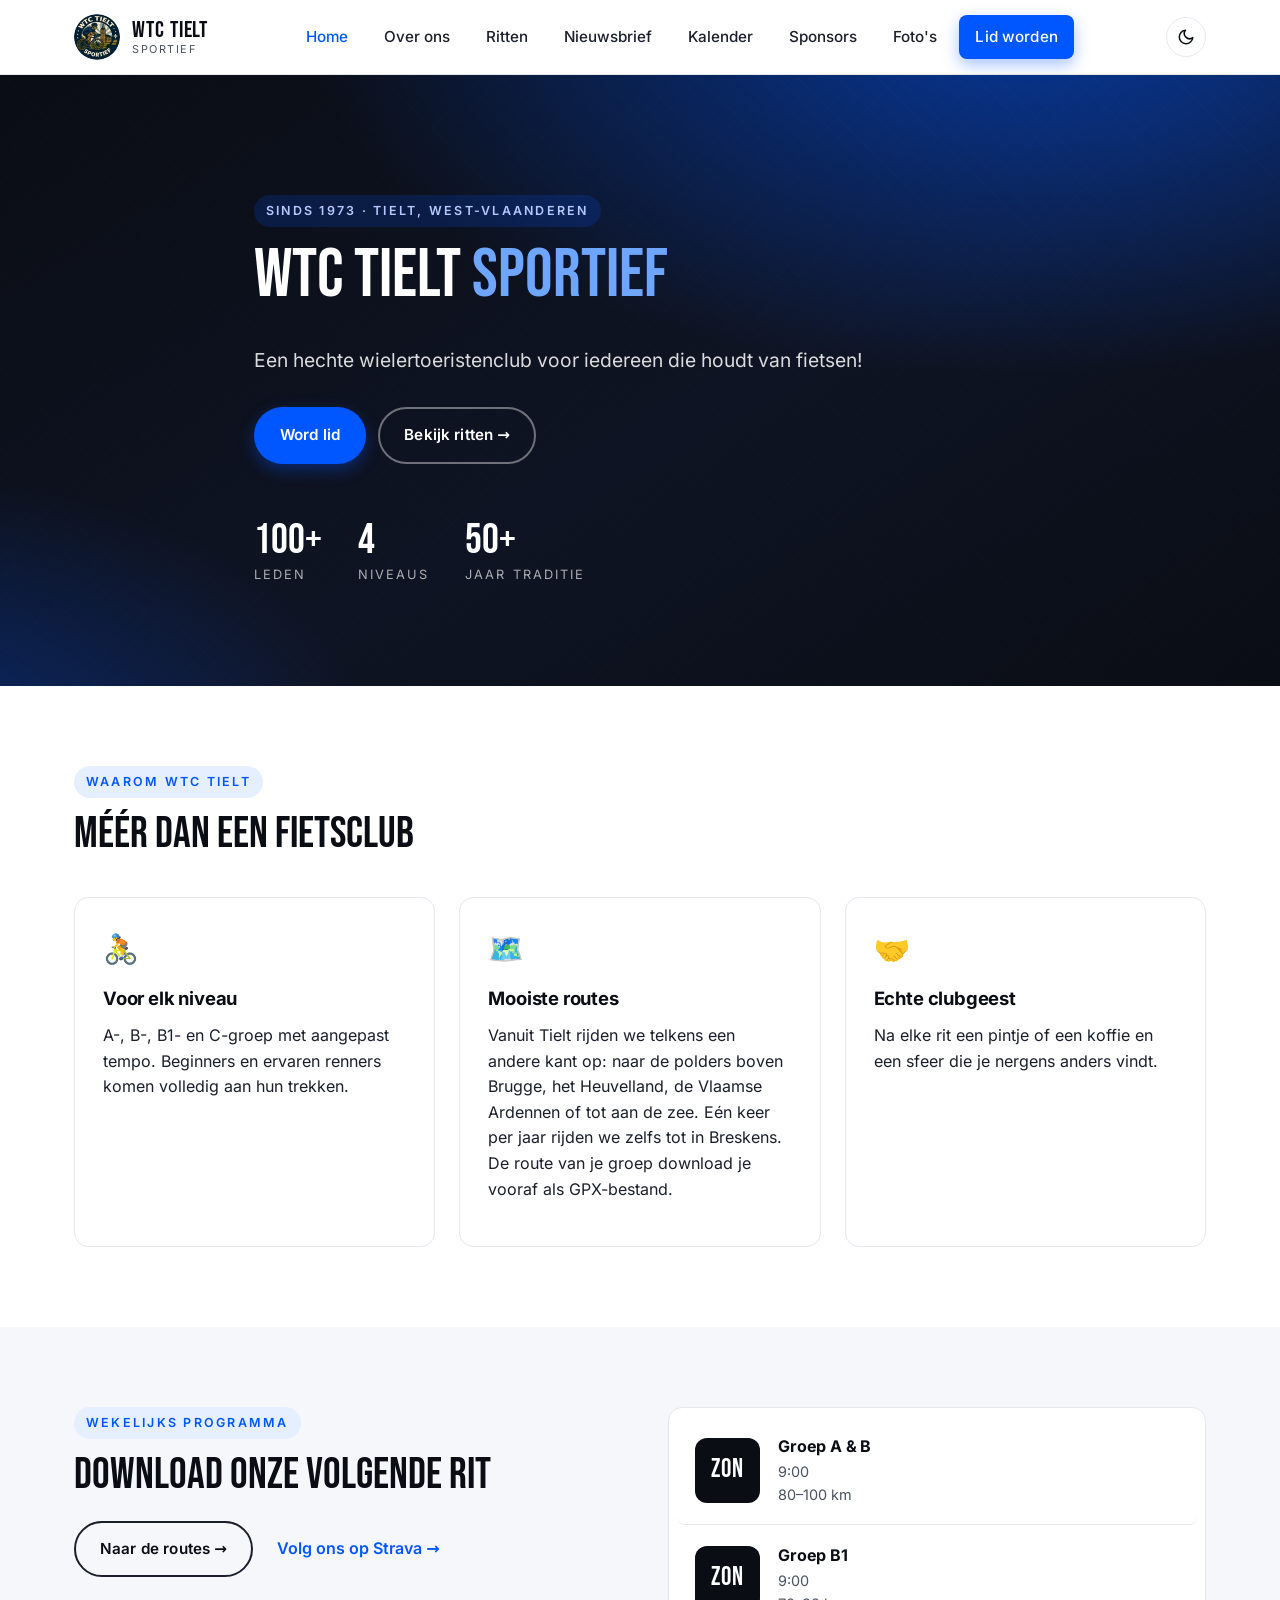
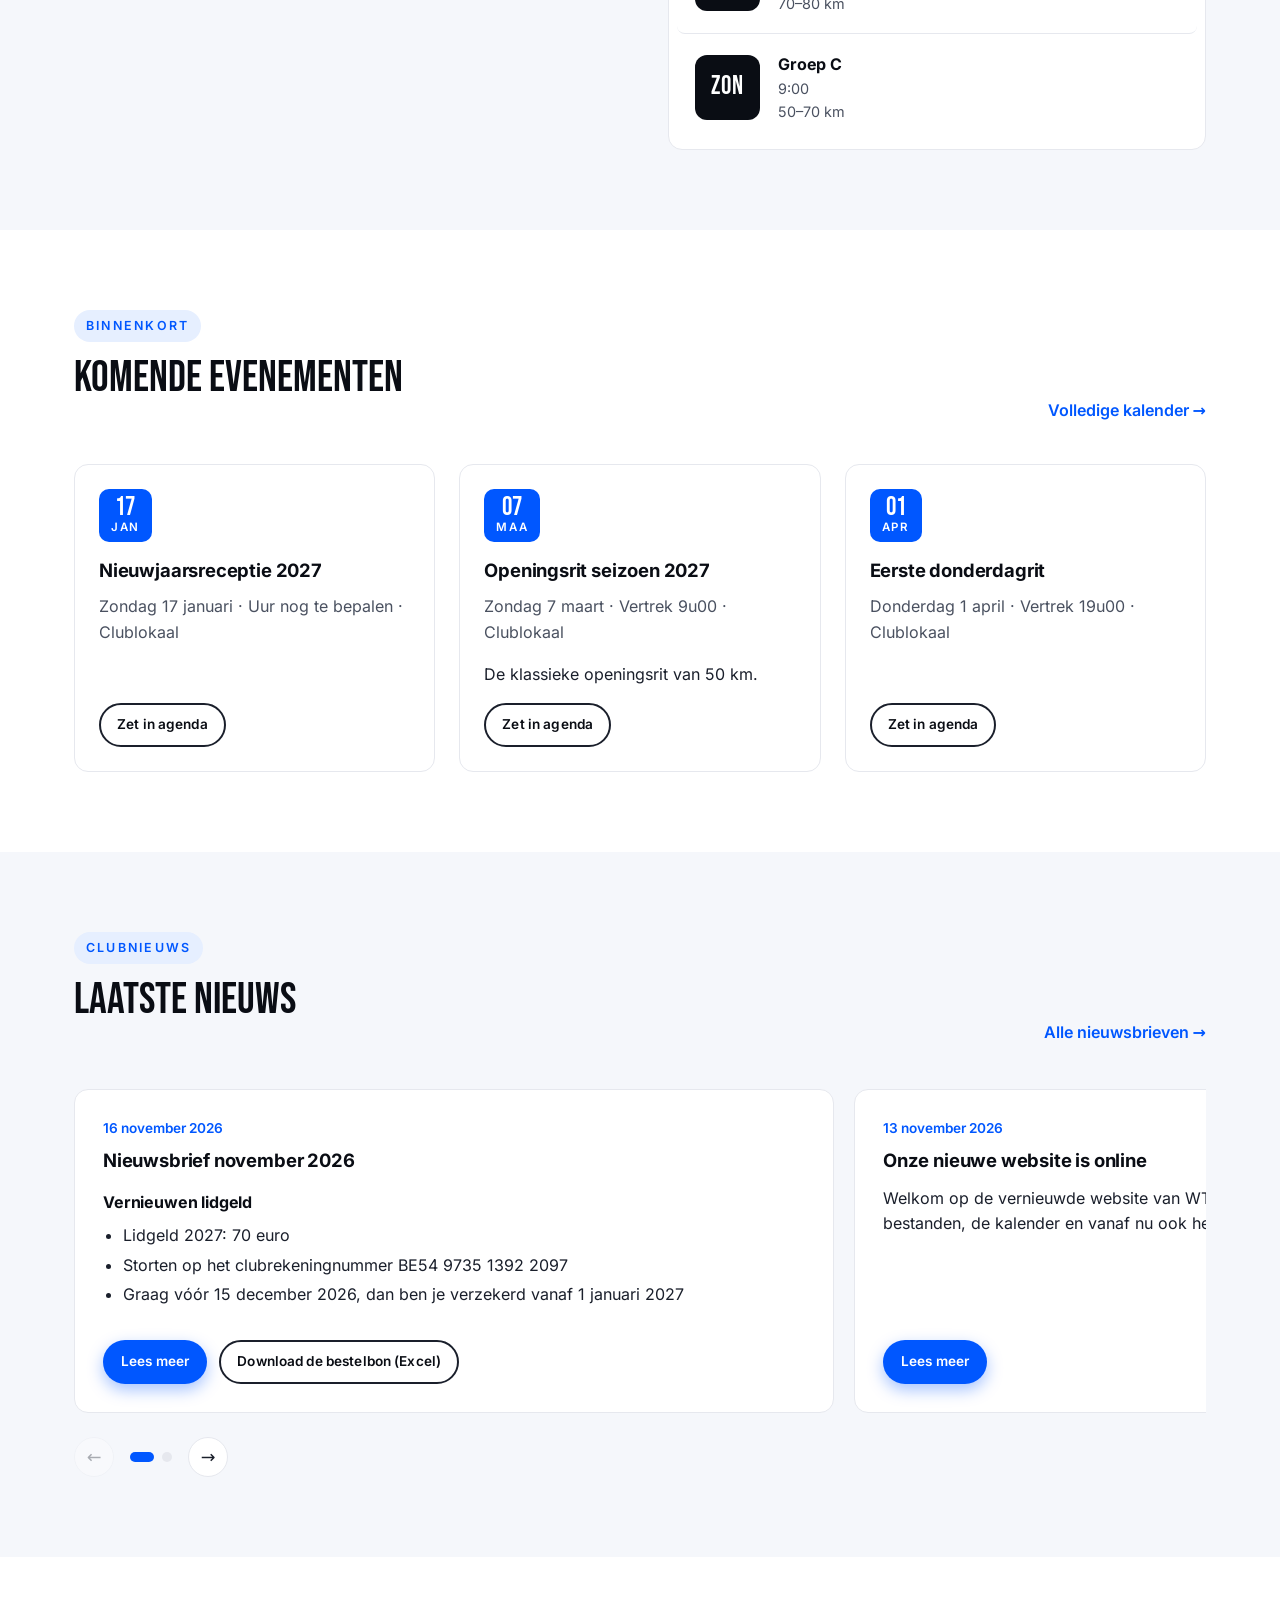
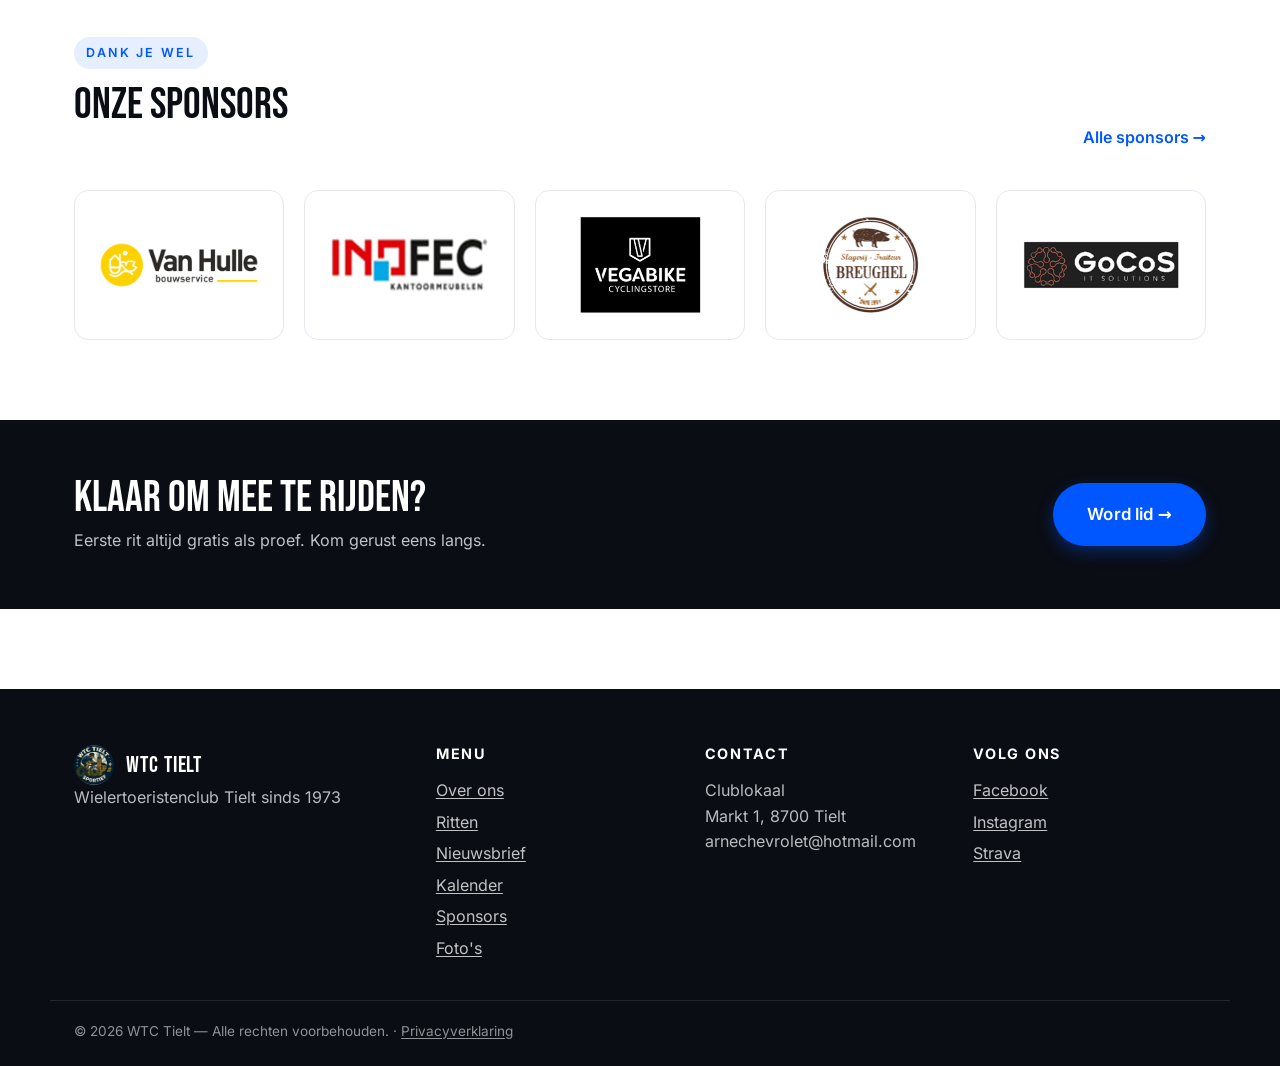
<file: index.html>
<!DOCTYPE html>
<html lang="nl">
<head>
  <meta charset="UTF-8" />
  <meta name="viewport" content="width=device-width, initial-scale=1.0" />
  <meta name="description" content="WTC Tielt — Wielertoeristenclub uit Tielt. Wekelijkse ritten, evenementen en een hechte fietsfamilie." />
  <title>WTC Tielt — Wielertoeristenclub</title>
  <link rel="preload" href="fonts/inter-latin-400-normal.woff2" as="font" type="font/woff2" crossorigin />
  <link rel="preload" href="fonts/bebas-neue-latin-400-normal.woff2" as="font" type="font/woff2" crossorigin />
  <link rel="icon" href="favicon.ico" sizes="any" />
  <link rel="icon" type="image/png" href="favicon-32.png" sizes="32x32" />
  <link rel="apple-touch-icon" href="apple-touch-icon.png" />
  <meta name="theme-color" content="#0a0d14" />
  <link rel="canonical" href="https://pjserlet.github.io/wtctielt/" />
  <meta property="og:type" content="website" />
  <meta property="og:site_name" content="WTC Tielt Sportief" />
  <meta property="og:locale" content="nl_BE" />
  <meta property="og:title" content="WTC Tielt — Wielertoeristenclub" />
  <meta property="og:description" content="WTC Tielt — Wielertoeristenclub uit Tielt. Wekelijkse ritten, evenementen en een hechte fietsfamilie." />
  <meta property="og:url" content="https://pjserlet.github.io/wtctielt/" />
  <meta property="og:image" content="https://pjserlet.github.io/wtctielt/og-image.png" />
  <meta property="og:image:width" content="1200" />
  <meta property="og:image:height" content="630" />
  <meta name="twitter:card" content="summary_large_image" />
  <script>(function(){try{var t=localStorage.getItem('wtc-theme');}catch(e){}if(!t){t=window.matchMedia&&matchMedia('(prefers-color-scheme: dark)').matches?'dark':'light';}document.documentElement.setAttribute('data-theme',t);})();</script>
  <link rel="stylesheet" href="styles.css?v=20261116h" />
</head>
<body>
  <header class="site-header">
    <div class="container nav-wrap">
      <a class="brand" href="index.html">
        <span class="brand-mark"><img src="club-logo-sm.webp" alt="" width="46" height="46" /></span>
        <span class="brand-text">
          <span class="brand-name">WTC Tielt</span>
          <span class="brand-tag">Sportief</span>
        </span>
      </a>
      <button class="nav-toggle" aria-label="Open menu" aria-expanded="false" aria-controls="primary-nav">
        <span></span><span></span><span></span>
      </button>
      <nav id="primary-nav" class="primary-nav" aria-label="Hoofdmenu">
        <a href="index.html" class="active">Home</a>
        <a href="about.html">Over ons</a>
        <a href="rides.html">Ritten</a>
        <a href="newsletter.html">Nieuwsbrief</a>
        <a href="events.html">Kalender</a>
        <a href="sponsors.html">Sponsors</a>
        <a href="gallery.html">Foto's</a>
        <a href="contact.html" class="btn btn-primary btn-sm">Lid worden</a>
      </nav>
      <button type="button" class="theme-toggle" aria-label="Donker thema aanzetten" title="Licht / donker">
        <svg class="icon-moon" viewBox="0 0 24 24" fill="none" stroke="currentColor" stroke-width="2" stroke-linecap="round" stroke-linejoin="round" aria-hidden="true"><path d="M21 12.8A9 9 0 1 1 11.2 3a7 7 0 0 0 9.8 9.8z"/></svg>
        <svg class="icon-sun" viewBox="0 0 24 24" fill="none" stroke="currentColor" stroke-width="2" stroke-linecap="round" stroke-linejoin="round" aria-hidden="true"><circle cx="12" cy="12" r="4.5"/><path d="M12 2v2M12 20v2M4.9 4.9l1.4 1.4M17.7 17.7l1.4 1.4M2 12h2M20 12h2M4.9 19.1l1.4-1.4M17.7 6.3l1.4-1.4"/></svg>
      </button>
    </div>
  </header>

  <main>
    <section class="hero">
      <div class="hero-bg" aria-hidden="true"></div>
      <div class="container hero-inner">
        <p class="eyebrow">Sinds 1973 · Tielt, West-Vlaanderen</p>
        <h1>WTC TIELT <span class="accent">SPORTIEF</span></h1>
        <p class="lead">Een hechte wielertoeristenclub voor iedereen die houdt van fietsen!</p>
        <div class="hero-cta">
          <a href="contact.html" class="btn btn-primary">Word lid</a>
          <a href="rides.html" class="btn btn-ghost">Bekijk ritten →</a>
        </div>
        <ul class="hero-stats" role="list">
          <li><span class="stat-num">100+</span><span class="stat-label">Leden</span></li>
          <li><span class="stat-num">4</span><span class="stat-label">Niveaus</span></li>
          <li><span class="stat-num">50+</span><span class="stat-label">Jaar traditie</span></li>
        </ul>
      </div>
    </section>

    <section class="section">
      <div class="container">
        <div class="section-head">
          <p class="eyebrow">Waarom WTC Tielt</p>
          <h2>Méér dan een fietsclub</h2>
        </div>
        <div class="grid grid-3">
          <article class="card">
            <div class="card-icon" aria-hidden="true">🚴</div>
            <h3>Voor elk niveau</h3>
            <p>A-, B-, B1- en C-groep met aangepast tempo. Beginners en ervaren renners komen volledig aan hun trekken.</p>
          </article>
          <article class="card">
            <div class="card-icon" aria-hidden="true">🗺️</div>
            <h3>Mooiste routes</h3>
            <p>Vanuit Tielt rijden we telkens een andere kant op: naar de polders boven Brugge, het Heuvelland, de Vlaamse Ardennen of tot aan de zee. Eén keer per jaar rijden we zelfs tot in Breskens. De route van je groep download je vooraf als GPX-bestand.</p>
          </article>
          <article class="card">
            <div class="card-icon" aria-hidden="true">🤝</div>
            <h3>Echte clubgeest</h3>
            <p>Na elke rit een pintje of een koffie en een sfeer die je nergens anders vindt.</p>
          </article>
        </div>
      </div>
    </section>

    <section class="section section-alt">
      <div class="container two-col">
        <div>
          <p class="eyebrow">Wekelijks programma</p>
          <h2>Download onze volgende rit</h2>
          <div class="ride-actions">
            <a href="rides.html#routes" class="btn btn-outline">Naar de routes →</a>
            <a href="https://www.strava.com/clubs/tieltsportief" target="_blank" rel="noopener" class="link-arrow">Volg ons op Strava →</a>
          </div>
          <div class="weather-card" id="weather" hidden></div>
        </div>
        <div class="ride-list">
          <div class="ride-row">
            <div class="ride-day">ZON</div>
            <div class="ride-meta">
              <h3>Groep A &amp; B</h3>
              <p>9:00<br/>80–100 km</p>
            </div>
          </div>
          <div class="ride-row">
            <div class="ride-day">ZON</div>
            <div class="ride-meta">
              <h3>Groep B1</h3>
              <p>9:00<br/>70–80 km</p>
            </div>
          </div>
          <div class="ride-row">
            <div class="ride-day">ZON</div>
            <div class="ride-meta">
              <h3>Groep C</h3>
              <p>9:00<br/>50–70 km</p>
            </div>
          </div>
        </div>
      </div>
    </section>

    <section class="section">
      <div class="container">
        <div class="section-head between">
          <div>
            <p class="eyebrow">Binnenkort</p>
            <h2>Komende evenementen</h2>
          </div>
          <a href="events.html" class="link-arrow">Volledige kalender →</a>
        </div>
        <div class="grid grid-3" id="events-preview"></div>
      </div>
    </section>

    <section class="section section-alt">
      <div class="container">
        <div class="section-head between">
          <div>
            <p class="eyebrow">Clubnieuws</p>
            <h2>Laatste nieuws</h2>
          </div>
          <a href="newsletter.html" class="link-arrow">Alle nieuwsbrieven →</a>
        </div>
        <div id="news-latest"></div>
      </div>
    </section>

    <section class="section">
      <div class="container">
        <div class="section-head between">
          <div>
            <p class="eyebrow">Dank je wel</p>
            <h2>Onze sponsors</h2>
          </div>
          <a href="sponsors.html" class="link-arrow">Alle sponsors →</a>
        </div>
        <div class="sponsor-grid" id="sponsors-preview"></div>
      </div>
    </section>

    <section class="cta-banner">
      <div class="container cta-inner">
        <div>
          <h2>Klaar om mee te rijden?</h2>
          <p>Eerste rit altijd gratis als proef. Kom gerust eens langs.</p>
        </div>
        <a href="contact.html" class="btn btn-primary btn-lg">Word lid →</a>
      </div>
    </section>
  </main>

  <footer class="site-footer">
    <div class="container footer-grid">
      <div>
        <div class="brand brand-footer">
          <span class="brand-mark"><img src="club-logo-sm.webp" alt="" width="46" height="46" /></span>
          <span class="brand-text"><span class="brand-name">WTC Tielt</span></span>
        </div>
        <p class="muted">Wielertoeristenclub Tielt sinds 1973</p>
      </div>
      <div>
        <h2 class="footer-title">Menu</h2>
        <ul class="footer-links">
          <li><a href="about.html">Over ons</a></li>
          <li><a href="rides.html">Ritten</a></li>
          <li><a href="newsletter.html">Nieuwsbrief</a></li>
          <li><a href="events.html">Kalender</a></li><li><a href="sponsors.html">Sponsors</a></li>
          <li><a href="gallery.html">Foto's</a></li>
        </ul>
      </div>
      <div>
        <h2 class="footer-title">Contact</h2>
        <p class="muted">Clublokaal<br/>Markt 1, 8700 Tielt<br/>arnechevrolet@hotmail.com</p>
      </div>
      <div>
        <h2 class="footer-title">Volg ons</h2>
        <ul class="footer-links">
          <li><a href="https://facebook.com/wtc.tielt" target="_blank" rel="noopener">Facebook</a></li>
          <li><a href="#">Instagram</a></li>
          <li><a href="https://www.strava.com/clubs/tieltsportief" target="_blank" rel="noopener">Strava</a></li>
        </ul>
      </div>
    </div>
    <div class="container footer-bottom">
      <p>© <span id="year"></span> WTC Tielt — Alle rechten voorbehouden. · <a href="privacy.html">Privacyverklaring</a></p>
    </div>
  </footer>

  <script src="ics.js?v=20261116h"></script>
  <script src="events.js?v=20261116h"></script>
  <script src="newsletter.js?v=20261116h"></script>
  <script src="sponsors.js?v=20261116h"></script>
  <script src="script.js?v=20261116h"></script>
</body>
</html>
</file>
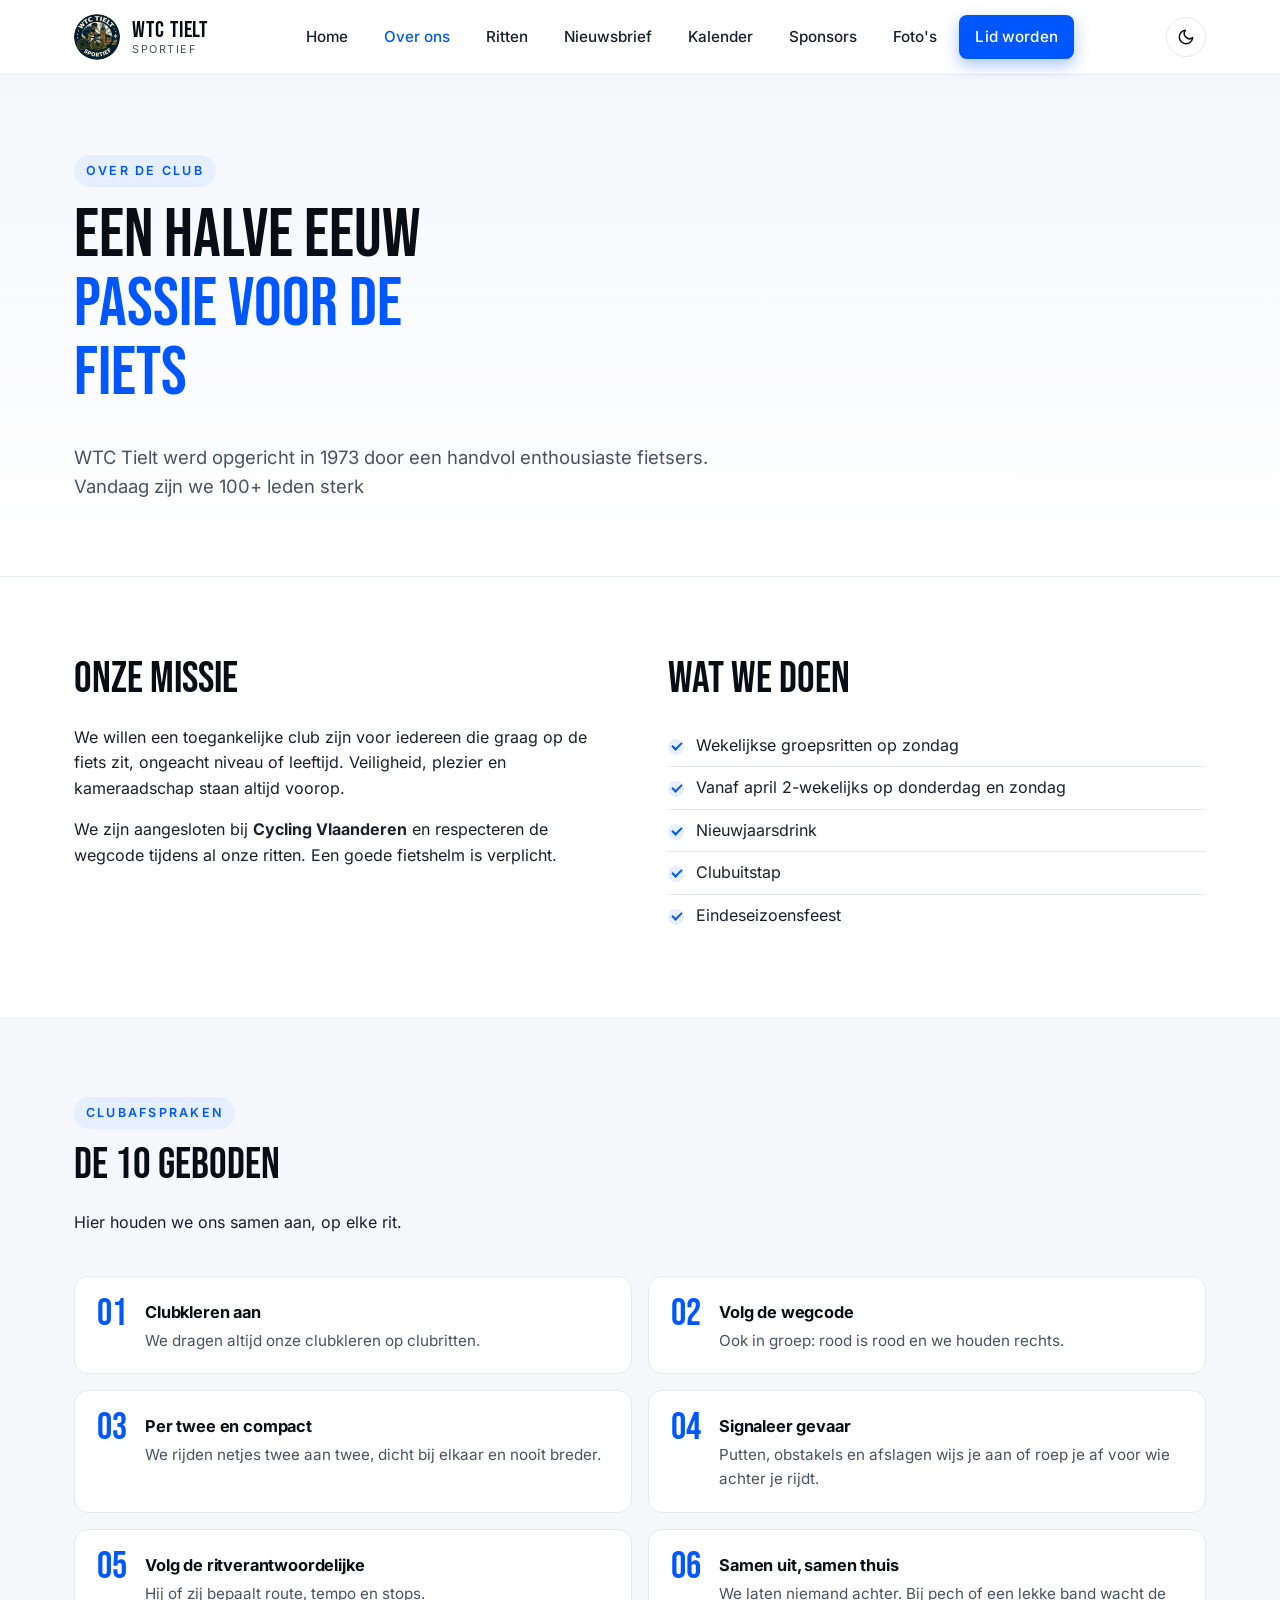
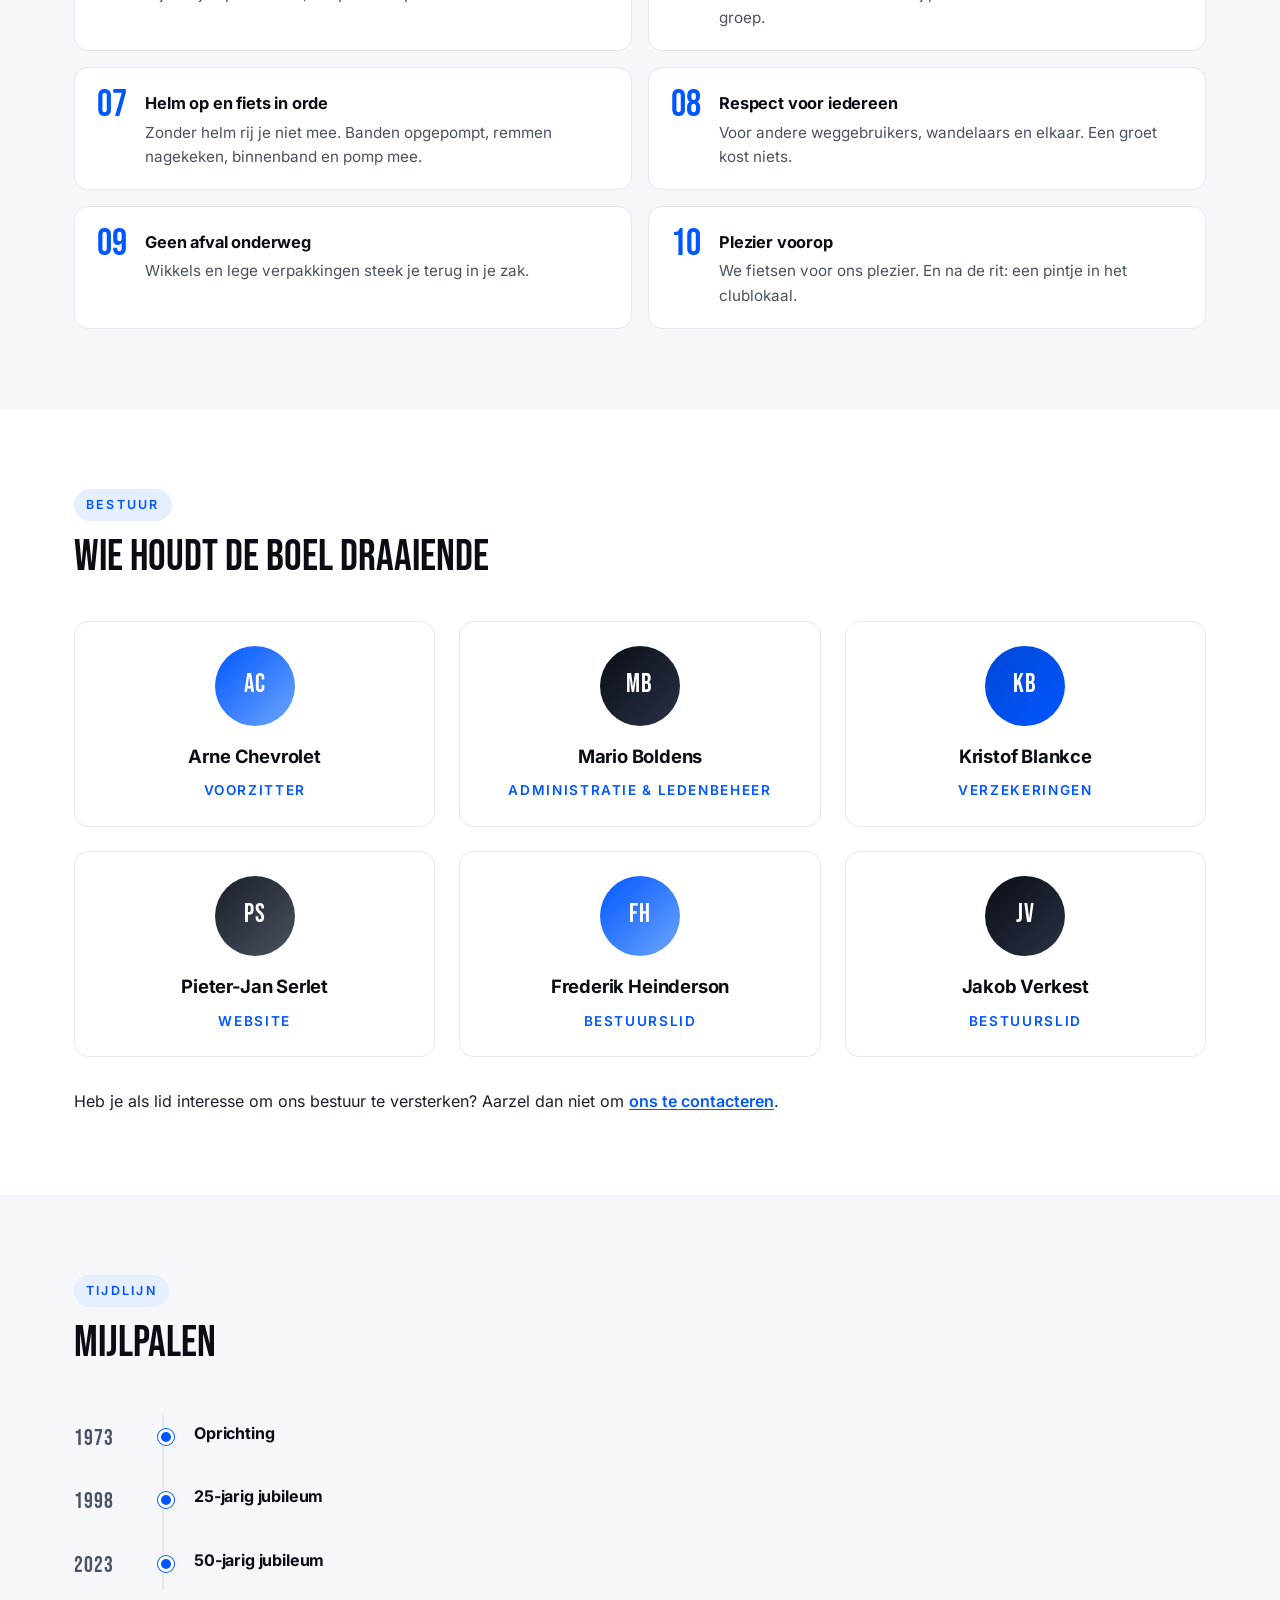
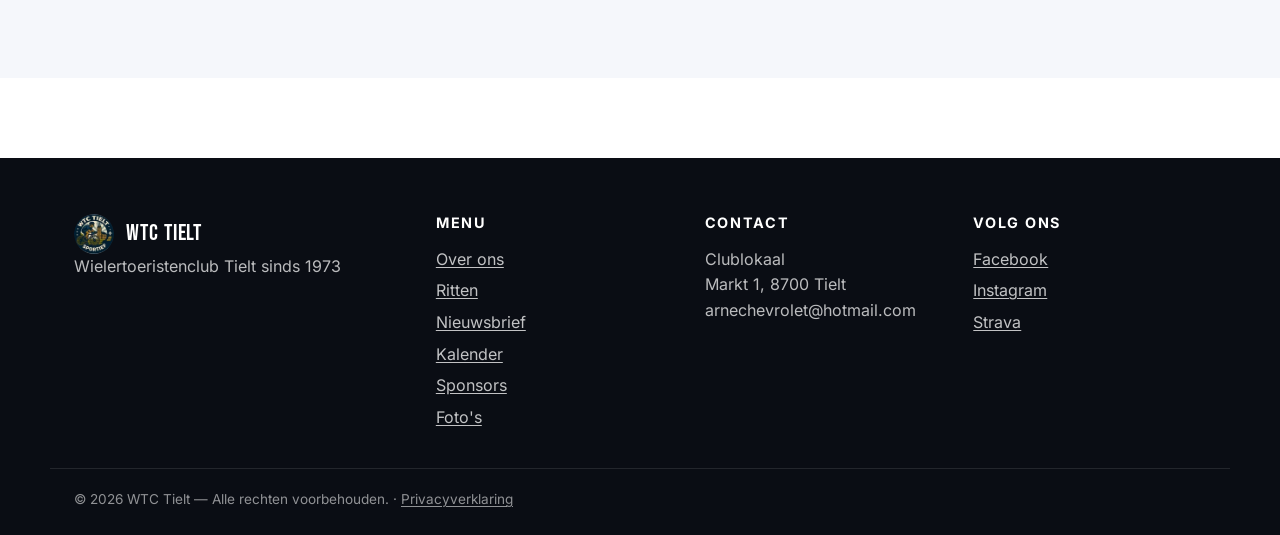
<file: about.html>
<!DOCTYPE html>
<html lang="nl">
<head>
  <meta charset="UTF-8" />
  <meta name="viewport" content="width=device-width, initial-scale=1.0" />
  <meta name="description" content="Over WTC Tielt — geschiedenis, missie en bestuur." />
  <title>Over ons — WTC Tielt</title>
  <link rel="preload" href="fonts/inter-latin-400-normal.woff2" as="font" type="font/woff2" crossorigin />
  <link rel="preload" href="fonts/bebas-neue-latin-400-normal.woff2" as="font" type="font/woff2" crossorigin />
  <link rel="icon" href="favicon.ico" sizes="any" />
  <link rel="icon" type="image/png" href="favicon-32.png" sizes="32x32" />
  <link rel="apple-touch-icon" href="apple-touch-icon.png" />
  <meta name="theme-color" content="#0a0d14" />
  <link rel="canonical" href="https://pjserlet.github.io/wtctielt/about.html" />
  <meta property="og:type" content="website" />
  <meta property="og:site_name" content="WTC Tielt Sportief" />
  <meta property="og:locale" content="nl_BE" />
  <meta property="og:title" content="Over ons — WTC Tielt" />
  <meta property="og:description" content="Over WTC Tielt — geschiedenis, missie en bestuur." />
  <meta property="og:url" content="https://pjserlet.github.io/wtctielt/about.html" />
  <meta property="og:image" content="https://pjserlet.github.io/wtctielt/og-image.png" />
  <meta property="og:image:width" content="1200" />
  <meta property="og:image:height" content="630" />
  <meta name="twitter:card" content="summary_large_image" />
  <script>(function(){try{var t=localStorage.getItem('wtc-theme');}catch(e){}if(!t){t=window.matchMedia&&matchMedia('(prefers-color-scheme: dark)').matches?'dark':'light';}document.documentElement.setAttribute('data-theme',t);})();</script>
  <link rel="stylesheet" href="styles.css?v=20261116h" />
</head>
<body>
  <header class="site-header">
    <div class="container nav-wrap">
      <a class="brand" href="index.html">
        <span class="brand-mark"><img src="club-logo-sm.webp" alt="" width="46" height="46" /></span>
        <span class="brand-text"><span class="brand-name">WTC Tielt</span><span class="brand-tag">Sportief</span></span>
      </a>
      <button class="nav-toggle" aria-label="Open menu" aria-expanded="false" aria-controls="primary-nav"><span></span><span></span><span></span></button>
      <nav id="primary-nav" class="primary-nav">
        <a href="index.html">Home</a>
        <a href="about.html" class="active">Over ons</a>
        <a href="rides.html">Ritten</a>
        <a href="newsletter.html">Nieuwsbrief</a>
        <a href="events.html">Kalender</a>
        <a href="sponsors.html">Sponsors</a>
        <a href="gallery.html">Foto's</a>
        <a href="contact.html" class="btn btn-primary btn-sm">Lid worden</a>
      </nav>
      <button type="button" class="theme-toggle" aria-label="Donker thema aanzetten" title="Licht / donker">
        <svg class="icon-moon" viewBox="0 0 24 24" fill="none" stroke="currentColor" stroke-width="2" stroke-linecap="round" stroke-linejoin="round" aria-hidden="true"><path d="M21 12.8A9 9 0 1 1 11.2 3a7 7 0 0 0 9.8 9.8z"/></svg>
        <svg class="icon-sun" viewBox="0 0 24 24" fill="none" stroke="currentColor" stroke-width="2" stroke-linecap="round" stroke-linejoin="round" aria-hidden="true"><circle cx="12" cy="12" r="4.5"/><path d="M12 2v2M12 20v2M4.9 4.9l1.4 1.4M17.7 17.7l1.4 1.4M2 12h2M20 12h2M4.9 19.1l1.4-1.4M17.7 6.3l1.4-1.4"/></svg>
      </button>
    </div>
  </header>

  <main>
    <section class="page-hero">
      <div class="container">
        <p class="eyebrow">Over de club</p>
        <h1>Een halve eeuw <span class="accent">passie voor de fiets</span></h1>
        <p class="lead">WTC Tielt werd opgericht in 1973 door een handvol enthousiaste fietsers. Vandaag zijn we 100+ leden sterk</p>
      </div>
    </section>

    <section class="section">
      <div class="container two-col">
        <div>
          <h2>Onze missie</h2>
          <p>We willen een toegankelijke club zijn voor iedereen die graag op de fiets zit, ongeacht niveau of leeftijd. Veiligheid, plezier en kameraadschap staan altijd voorop.</p>
          <p>We zijn aangesloten bij <strong>Cycling Vlaanderen</strong> en respecteren de wegcode tijdens al onze ritten. Een goede fietshelm is verplicht.</p>
        </div>
        <div>
          <h2>Wat we doen</h2>
          <ul class="check-list">
            <li>Wekelijkse groepsritten op zondag</li>
            <li>Vanaf april 2-wekelijks op donderdag en zondag</li>
            <li>Nieuwjaarsdrink</li>
            <li>Clubuitstap</li>
            <li>Eindeseizoensfeest</li>
          </ul>
        </div>
      </div>
    </section>

    <section class="section section-alt" id="clubafspraken">
      <div class="container">
        <div class="section-head">
          <p class="eyebrow">Clubafspraken</p>
          <h2>De 10 geboden</h2>
          <p>Hier houden we ons samen aan, op elke rit.</p>
        </div>
        <ol class="rules">
          <li class="rule">
            <span class="rule-num" aria-hidden="true">01</span>
            <div><h3>Clubkleren aan</h3><p>We dragen altijd onze clubkleren op clubritten.</p></div>
          </li>
          <li class="rule">
            <span class="rule-num" aria-hidden="true">02</span>
            <div><h3>Volg de wegcode</h3><p>Ook in groep: rood is rood en we houden rechts.</p></div>
          </li>
          <li class="rule">
            <span class="rule-num" aria-hidden="true">03</span>
            <div><h3>Per twee en compact</h3><p>We rijden netjes twee aan twee, dicht bij elkaar en nooit breder.</p></div>
          </li>
          <li class="rule">
            <span class="rule-num" aria-hidden="true">04</span>
            <div><h3>Signaleer gevaar</h3><p>Putten, obstakels en afslagen wijs je aan of roep je af voor wie achter je rijdt.</p></div>
          </li>
          <li class="rule">
            <span class="rule-num" aria-hidden="true">05</span>
            <div><h3>Volg de ritverantwoordelijke</h3><p>Hij of zij bepaalt route, tempo en stops.</p></div>
          </li>
          <li class="rule">
            <span class="rule-num" aria-hidden="true">06</span>
            <div><h3>Samen uit, samen thuis</h3><p>We laten niemand achter. Bij pech of een lekke band wacht de groep.</p></div>
          </li>
          <li class="rule">
            <span class="rule-num" aria-hidden="true">07</span>
            <div><h3>Helm op en fiets in orde</h3><p>Zonder helm rij je niet mee. Banden opgepompt, remmen nagekeken, binnenband en pomp mee.</p></div>
          </li>
          <li class="rule">
            <span class="rule-num" aria-hidden="true">08</span>
            <div><h3>Respect voor iedereen</h3><p>Voor andere weggebruikers, wandelaars en elkaar. Een groet kost niets.</p></div>
          </li>
          <li class="rule">
            <span class="rule-num" aria-hidden="true">09</span>
            <div><h3>Geen afval onderweg</h3><p>Wikkels en lege verpakkingen steek je terug in je zak.</p></div>
          </li>
          <li class="rule">
            <span class="rule-num" aria-hidden="true">10</span>
            <div><h3>Plezier voorop</h3><p>We fietsen voor ons plezier. En na de rit: een pintje in het clublokaal.</p></div>
          </li>
        </ol>
      </div>
    </section>

    <section class="section">
      <div class="container">
        <div class="section-head">
          <p class="eyebrow">Bestuur</p>
          <h2>Wie houdt de boel draaiende</h2>
        </div>
        <div class="grid grid-3">
          <article class="member-card">
            <div class="avatar avatar-1" aria-hidden="true">AC</div>
            <h3>Arne Chevrolet</h3>
            <p class="role">Voorzitter</p>
          </article>
          <article class="member-card">
            <div class="avatar avatar-2" aria-hidden="true">MB</div>
            <h3>Mario Boldens</h3>
            <p class="role">Administratie &amp; ledenbeheer</p>
          </article>
          <article class="member-card">
            <div class="avatar avatar-3" aria-hidden="true">KB</div>
            <h3>Kristof Blankce</h3>
            <p class="role">Verzekeringen</p>
          </article>
          <article class="member-card">
            <div class="avatar avatar-4" aria-hidden="true">PS</div>
            <h3>Pieter-Jan Serlet</h3>
            <p class="role">Website</p>
          </article>
          <article class="member-card">
            <div class="avatar avatar-1" aria-hidden="true">FH</div>
            <h3>Frederik Heinderson</h3>
            <p class="role">Bestuurslid</p>
          </article>
          <article class="member-card">
            <div class="avatar avatar-2" aria-hidden="true">JV</div>
            <h3>Jakob Verkest</h3>
            <p class="role">Bestuurslid</p>
          </article>
        </div>
        <p class="board-cta">Heb je als lid interesse om ons bestuur te versterken? Aarzel dan niet om <a href="contact.html">ons te contacteren</a>.</p>
      </div>
    </section>

    <section class="section section-alt">
      <div class="container">
        <div class="section-head"><p class="eyebrow">Tijdlijn</p><h2>Mijlpalen</h2></div>
        <ol class="timeline">
          <li><span class="t-year">1973</span><div><h3>Oprichting</h3></div></li>
          <li><span class="t-year">1998</span><div><h3>25-jarig jubileum</h3></div></li>
          <li><span class="t-year">2023</span><div><h3>50-jarig jubileum</h3></div></li>
        </ol>
      </div>
    </section>
  </main>

  <footer class="site-footer">
    <div class="container footer-grid">
      <div>
        <div class="brand brand-footer">
          <span class="brand-mark"><img src="club-logo-sm.webp" alt="" width="46" height="46" /></span>
          <span class="brand-text"><span class="brand-name">WTC Tielt</span></span>
        </div>
        <p class="muted">Wielertoeristenclub Tielt sinds 1973</p>
      </div>
      <div><h2 class="footer-title">Menu</h2><ul class="footer-links"><li><a href="about.html">Over ons</a></li><li><a href="rides.html">Ritten</a></li><li><a href="newsletter.html">Nieuwsbrief</a></li><li><a href="events.html">Kalender</a></li><li><a href="sponsors.html">Sponsors</a></li><li><a href="gallery.html">Foto's</a></li></ul></div>
      <div><h2 class="footer-title">Contact</h2><p class="muted">Clublokaal<br/>Markt 1, 8700 Tielt<br/>arnechevrolet@hotmail.com</p></div>
      <div><h2 class="footer-title">Volg ons</h2><ul class="footer-links"><li><a href="https://facebook.com/wtc.tielt" target="_blank" rel="noopener">Facebook</a></li><li><a href="#">Instagram</a></li><li><a href="https://www.strava.com/clubs/tieltsportief" target="_blank" rel="noopener">Strava</a></li></ul></div>
    </div>
    <div class="container footer-bottom"><p>© <span id="year"></span> WTC Tielt — Alle rechten voorbehouden. · <a href="privacy.html">Privacyverklaring</a></p></div>
  </footer>
  <script src="script.js?v=20261116h"></script>
</body>
</html>
</file>
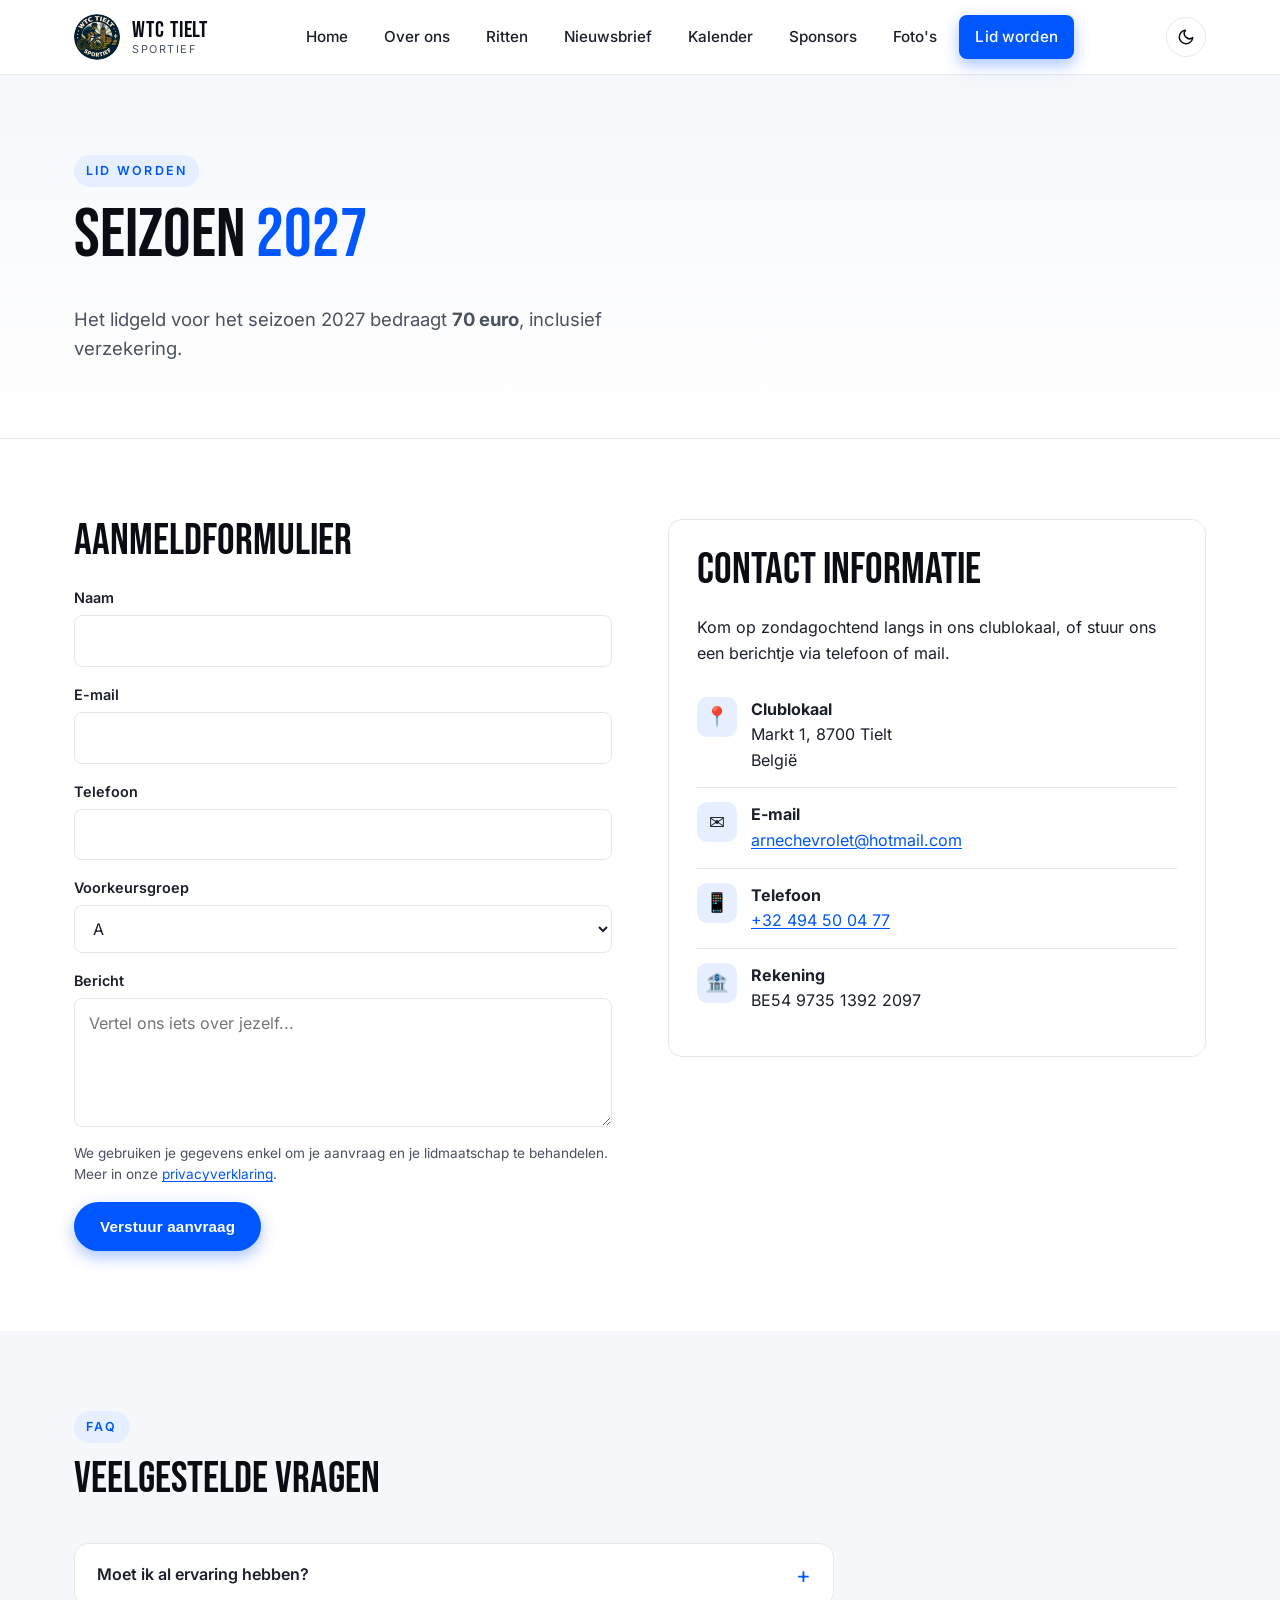
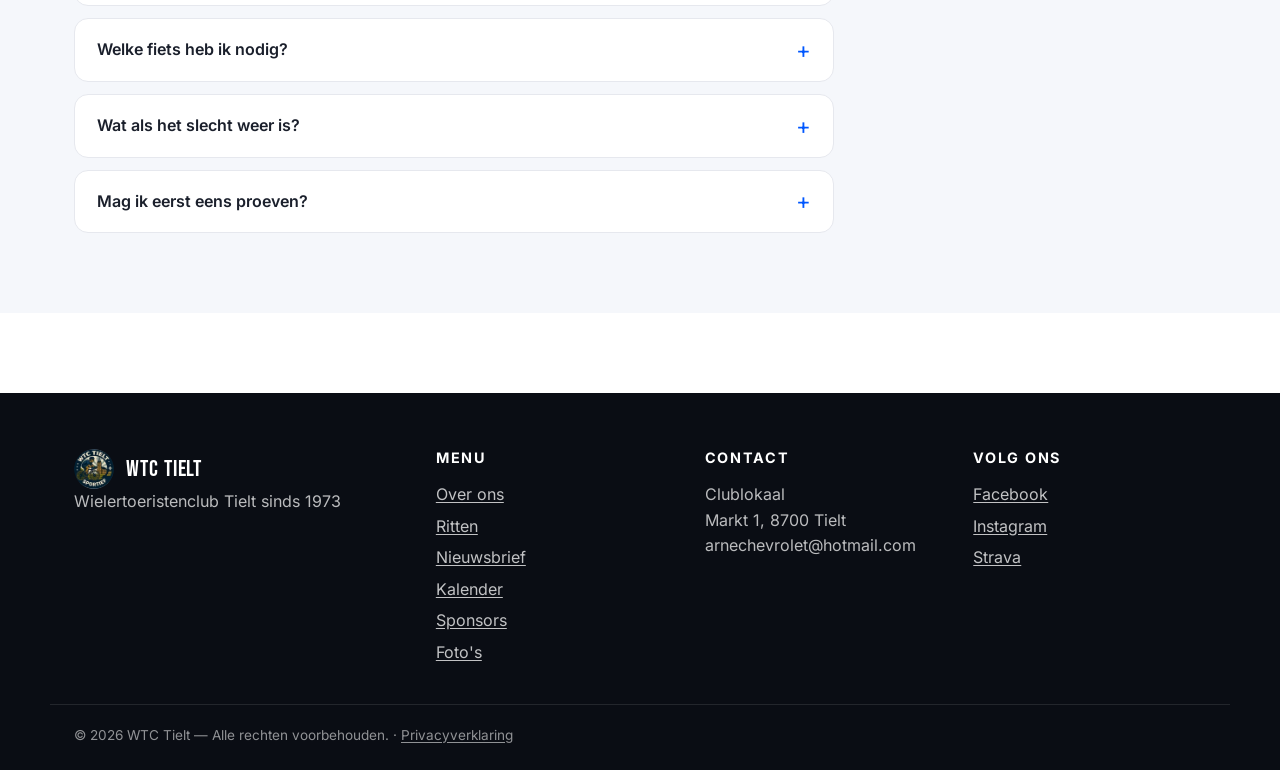
<file: contact.html>
<!DOCTYPE html>
<html lang="nl">
<head>
  <meta charset="UTF-8" />
  <meta name="viewport" content="width=device-width, initial-scale=1.0" />
  <meta name="description" content="Word lid van WTC Tielt of neem contact met ons op." />
  <title>Lid worden — WTC Tielt</title>
  <link rel="preload" href="fonts/inter-latin-400-normal.woff2" as="font" type="font/woff2" crossorigin />
  <link rel="preload" href="fonts/bebas-neue-latin-400-normal.woff2" as="font" type="font/woff2" crossorigin />
  <link rel="icon" href="favicon.ico" sizes="any" />
  <link rel="icon" type="image/png" href="favicon-32.png" sizes="32x32" />
  <link rel="apple-touch-icon" href="apple-touch-icon.png" />
  <meta name="theme-color" content="#0a0d14" />
  <link rel="canonical" href="https://pjserlet.github.io/wtctielt/contact.html" />
  <meta property="og:type" content="website" />
  <meta property="og:site_name" content="WTC Tielt Sportief" />
  <meta property="og:locale" content="nl_BE" />
  <meta property="og:title" content="Lid worden — WTC Tielt" />
  <meta property="og:description" content="Word lid van WTC Tielt of neem contact met ons op." />
  <meta property="og:url" content="https://pjserlet.github.io/wtctielt/contact.html" />
  <meta property="og:image" content="https://pjserlet.github.io/wtctielt/og-image.png" />
  <meta property="og:image:width" content="1200" />
  <meta property="og:image:height" content="630" />
  <meta name="twitter:card" content="summary_large_image" />
  <script>(function(){try{var t=localStorage.getItem('wtc-theme');}catch(e){}if(!t){t=window.matchMedia&&matchMedia('(prefers-color-scheme: dark)').matches?'dark':'light';}document.documentElement.setAttribute('data-theme',t);})();</script>
  <link rel="stylesheet" href="styles.css?v=20261116h" />
</head>
<body>
  <header class="site-header">
    <div class="container nav-wrap">
      <a class="brand" href="index.html">
        <span class="brand-mark"><img src="club-logo-sm.webp" alt="" width="46" height="46" /></span>
        <span class="brand-text"><span class="brand-name">WTC Tielt</span><span class="brand-tag">Sportief</span></span>
      </a>
      <button class="nav-toggle" aria-label="Open menu" aria-expanded="false" aria-controls="primary-nav"><span></span><span></span><span></span></button>
      <nav id="primary-nav" class="primary-nav">
        <a href="index.html">Home</a>
        <a href="about.html">Over ons</a>
        <a href="rides.html">Ritten</a>
        <a href="newsletter.html">Nieuwsbrief</a>
        <a href="events.html">Kalender</a>
        <a href="sponsors.html">Sponsors</a>
        <a href="gallery.html">Foto's</a>
        <a href="contact.html" class="btn btn-primary btn-sm active">Lid worden</a>
      </nav>
      <button type="button" class="theme-toggle" aria-label="Donker thema aanzetten" title="Licht / donker">
        <svg class="icon-moon" viewBox="0 0 24 24" fill="none" stroke="currentColor" stroke-width="2" stroke-linecap="round" stroke-linejoin="round" aria-hidden="true"><path d="M21 12.8A9 9 0 1 1 11.2 3a7 7 0 0 0 9.8 9.8z"/></svg>
        <svg class="icon-sun" viewBox="0 0 24 24" fill="none" stroke="currentColor" stroke-width="2" stroke-linecap="round" stroke-linejoin="round" aria-hidden="true"><circle cx="12" cy="12" r="4.5"/><path d="M12 2v2M12 20v2M4.9 4.9l1.4 1.4M17.7 17.7l1.4 1.4M2 12h2M20 12h2M4.9 19.1l1.4-1.4M17.7 6.3l1.4-1.4"/></svg>
      </button>
    </div>
  </header>

  <main>
    <section class="page-hero">
      <div class="container">
        <p class="eyebrow">Lid worden</p>
        <h1>Seizoen <span class="accent">2027</span></h1>
        <p class="lead">Het lidgeld voor het seizoen 2027 bedraagt <strong>70 euro</strong>, inclusief verzekering.</p>
      </div>
    </section>

    <section class="section">
      <div class="container two-col">
        <div>
          <h2>Aanmeldformulier</h2>
          <form class="form" id="join-form" action="https://formspree.io/f/mnpdpzdl" method="POST">
            <input type="hidden" name="_subject" value="Nieuwe lidaanvraag via de website" />
            <input type="text" name="_gotcha" class="hp-field" tabindex="-1" autocomplete="off" aria-hidden="true" />
            <div class="field">
              <label for="name">Naam</label>
              <input type="text" id="name" name="name" required />
            </div>
            <div class="field">
              <label for="email">E-mail</label>
              <input type="email" id="email" name="email" required />
            </div>
            <div class="field">
              <label for="phone">Telefoon</label>
              <input type="tel" id="phone" name="phone" />
            </div>
            <div class="field">
              <label for="level">Voorkeursgroep</label>
              <select id="level" name="level">
                <option>A</option>
                <option>B</option>
                <option>B1</option>
                <option>C</option>
                <option>Nog te bepalen</option>
              </select>
            </div>
            <div class="field">
              <label for="msg">Bericht</label>
              <textarea id="msg" name="msg" rows="4" placeholder="Vertel ons iets over jezelf..."></textarea>
            </div>
            <p class="form-note">We gebruiken je gegevens enkel om je aanvraag en je lidmaatschap te behandelen. Meer in onze <a href="privacy.html">privacyverklaring</a>.</p>
            <button type="submit" class="btn btn-primary">Verstuur aanvraag</button>
            <p class="form-status" role="status" aria-live="polite" hidden></p>
          </form>
        </div>

        <aside class="contact-side">
          <h2>Contact informatie</h2>
          <p>Kom op zondagochtend langs in ons clublokaal, of stuur ons een berichtje via telefoon of mail.</p>
          <ul class="contact-list">
            <li>
              <span class="ci">📍</span>
              <div><strong>Clublokaal</strong><br/>Markt 1, 8700 Tielt<br/>België</div>
            </li>
            <li>
              <span class="ci">✉️</span>
              <div><strong>E-mail</strong><br/><a href="mailto:arnechevrolet@hotmail.com">arnechevrolet@hotmail.com</a></div>
            </li>
            <li>
              <span class="ci">📱</span>
              <div><strong>Telefoon</strong><br/><a href="tel:+32494500477">+32 494 50 04 77</a></div>
            </li>
            <li>
              <span class="ci">🏦</span>
              <div><strong>Rekening</strong><br/>BE54 9735 1392 2097</div>
            </li>
          </ul>
        </aside>
      </div>
    </section>

    <section class="section section-alt">
      <div class="container">
        <div class="section-head"><p class="eyebrow">FAQ</p><h2>Veelgestelde vragen</h2></div>
        <div class="faq">
          <details>
            <summary>Moet ik al ervaring hebben?</summary>
            <p>Helemaal niet. De C-groep is uitstekend voor wie pas (her)begint. We laten nooit iemand achter.</p>
          </details>
          <details>
            <summary>Welke fiets heb ik nodig?</summary>
            <p>Een koersfiets of gravelbike in goede staat. Helm is verplicht. Twijfel je? Vraag het gerust.</p>
          </details>
          <details>
            <summary>Wat als het slecht weer is?</summary>
            <p>De ritverantwoordelijke beslist een half uur voor vertrek of er gereden wordt en laat het weten via de WhatsApp-groep.</p>
          </details>
          <details>
            <summary>Mag ik eerst eens proeven?</summary>
            <p>Zeker — je eerste rit is altijd gratis. Stuur ons gewoon een mailtje zodat we je verwachten.</p>
          </details>
        </div>
      </div>
    </section>
  </main>

  <footer class="site-footer">
    <div class="container footer-grid">
      <div>
        <div class="brand brand-footer">
          <span class="brand-mark"><img src="club-logo-sm.webp" alt="" width="46" height="46" /></span>
          <span class="brand-text"><span class="brand-name">WTC Tielt</span></span>
        </div>
        <p class="muted">Wielertoeristenclub Tielt sinds 1973</p>
      </div>
      <div><h2 class="footer-title">Menu</h2><ul class="footer-links"><li><a href="about.html">Over ons</a></li><li><a href="rides.html">Ritten</a></li><li><a href="newsletter.html">Nieuwsbrief</a></li><li><a href="events.html">Kalender</a></li><li><a href="sponsors.html">Sponsors</a></li><li><a href="gallery.html">Foto's</a></li></ul></div>
      <div><h2 class="footer-title">Contact</h2><p class="muted">Clublokaal<br/>Markt 1, 8700 Tielt<br/>arnechevrolet@hotmail.com</p></div>
      <div><h2 class="footer-title">Volg ons</h2><ul class="footer-links"><li><a href="https://facebook.com/wtc.tielt" target="_blank" rel="noopener">Facebook</a></li><li><a href="#">Instagram</a></li><li><a href="https://www.strava.com/clubs/tieltsportief" target="_blank" rel="noopener">Strava</a></li></ul></div>
    </div>
    <div class="container footer-bottom"><p>© <span id="year"></span> WTC Tielt — Alle rechten voorbehouden. · <a href="privacy.html">Privacyverklaring</a></p></div>
  </footer>
  <script src="script.js?v=20261116h"></script>
</body>
</html>
</file>
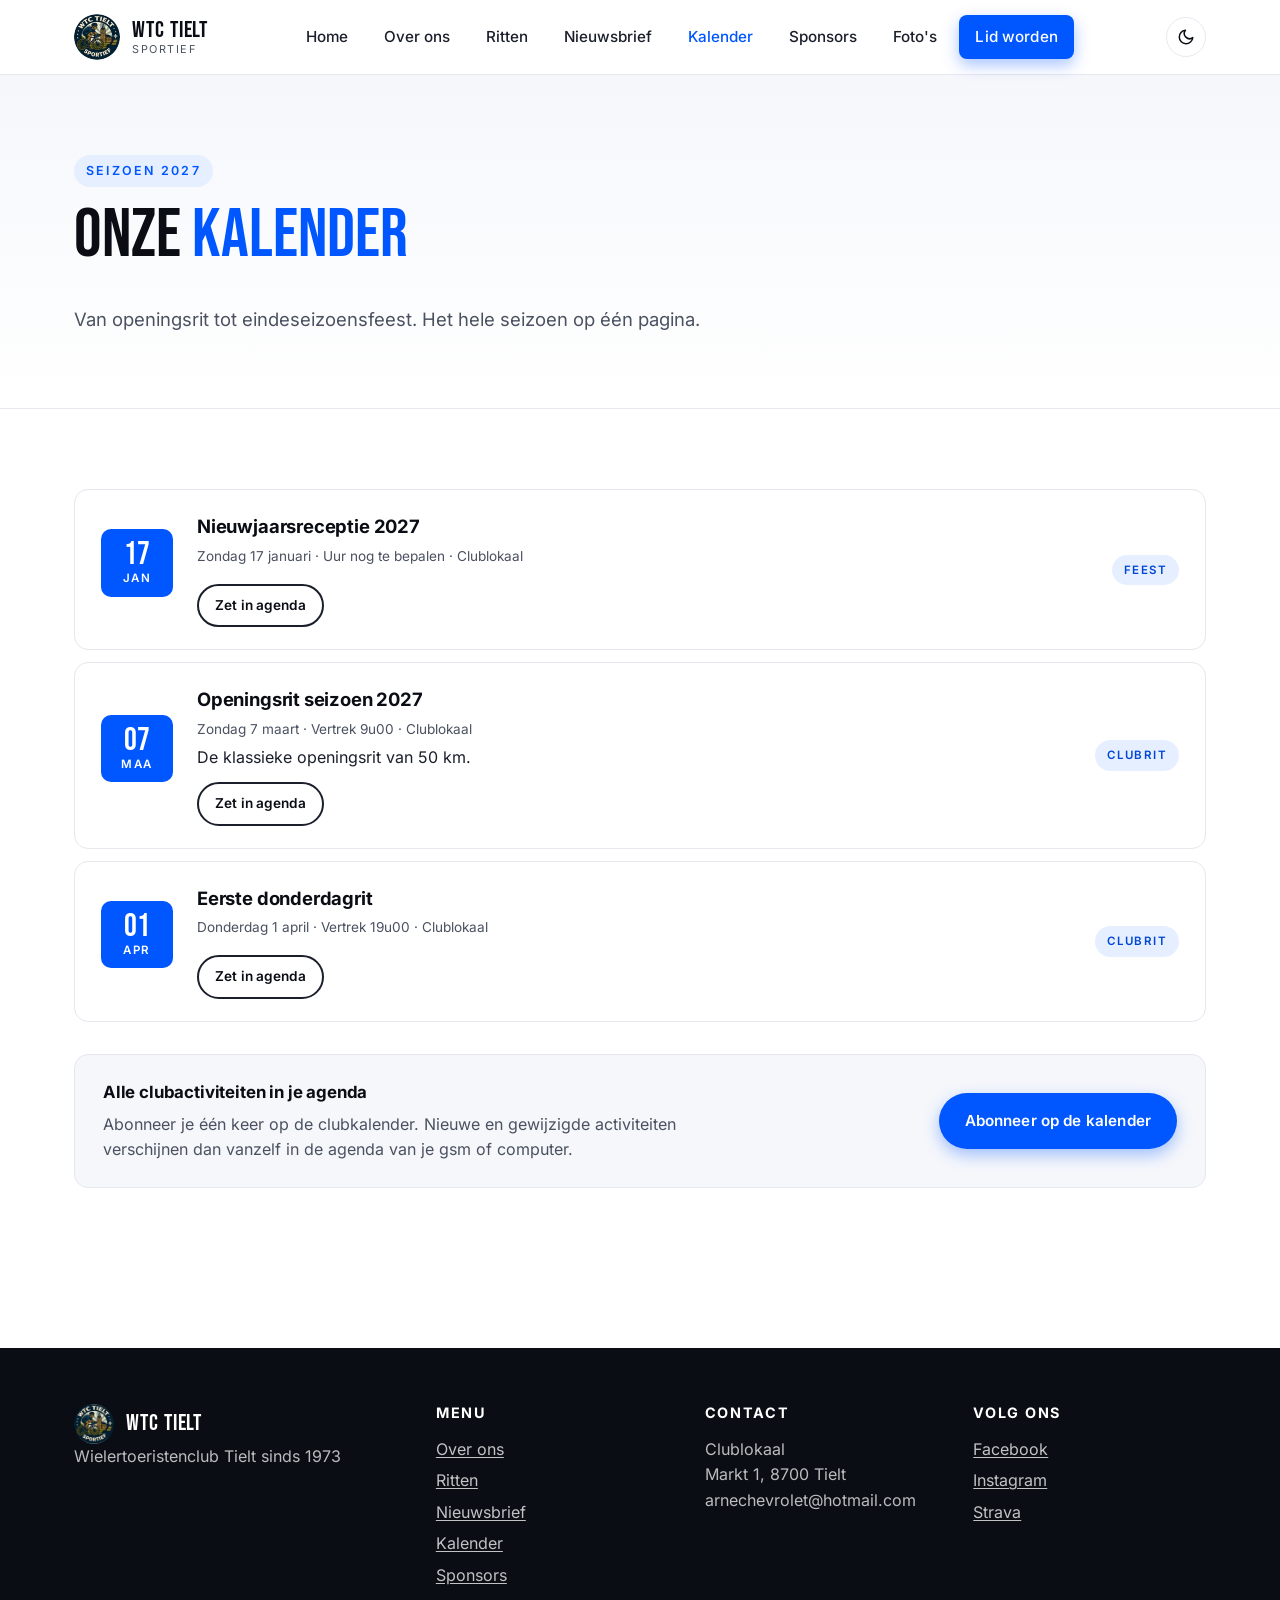
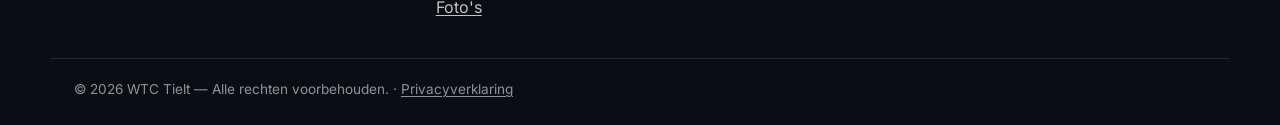
<file: events.html>
<!DOCTYPE html>
<html lang="nl">
<head>
  <meta charset="UTF-8" />
  <meta name="viewport" content="width=device-width, initial-scale=1.0" />
  <meta name="description" content="Kalender van WTC Tielt — evenementen, koersen en clubuitstappen." />
  <title>Kalender — WTC Tielt</title>
  <link rel="preload" href="fonts/inter-latin-400-normal.woff2" as="font" type="font/woff2" crossorigin />
  <link rel="preload" href="fonts/bebas-neue-latin-400-normal.woff2" as="font" type="font/woff2" crossorigin />
  <link rel="icon" href="favicon.ico" sizes="any" />
  <link rel="icon" type="image/png" href="favicon-32.png" sizes="32x32" />
  <link rel="apple-touch-icon" href="apple-touch-icon.png" />
  <meta name="theme-color" content="#0a0d14" />
  <link rel="canonical" href="https://pjserlet.github.io/wtctielt/events.html" />
  <meta property="og:type" content="website" />
  <meta property="og:site_name" content="WTC Tielt Sportief" />
  <meta property="og:locale" content="nl_BE" />
  <meta property="og:title" content="Kalender — WTC Tielt" />
  <meta property="og:description" content="Kalender van WTC Tielt — evenementen, koersen en clubuitstappen." />
  <meta property="og:url" content="https://pjserlet.github.io/wtctielt/events.html" />
  <meta property="og:image" content="https://pjserlet.github.io/wtctielt/og-image.png" />
  <meta property="og:image:width" content="1200" />
  <meta property="og:image:height" content="630" />
  <meta name="twitter:card" content="summary_large_image" />
  <script>(function(){try{var t=localStorage.getItem('wtc-theme');}catch(e){}if(!t){t=window.matchMedia&&matchMedia('(prefers-color-scheme: dark)').matches?'dark':'light';}document.documentElement.setAttribute('data-theme',t);})();</script>
  <link rel="stylesheet" href="styles.css?v=20261116h" />
</head>
<body>
  <header class="site-header">
    <div class="container nav-wrap">
      <a class="brand" href="index.html">
        <span class="brand-mark"><img src="club-logo-sm.webp" alt="" width="46" height="46" /></span>
        <span class="brand-text"><span class="brand-name">WTC Tielt</span><span class="brand-tag">Sportief</span></span>
      </a>
      <button class="nav-toggle" aria-label="Open menu" aria-expanded="false" aria-controls="primary-nav"><span></span><span></span><span></span></button>
      <nav id="primary-nav" class="primary-nav">
        <a href="index.html">Home</a>
        <a href="about.html">Over ons</a>
        <a href="rides.html">Ritten</a>
        <a href="newsletter.html">Nieuwsbrief</a>
        <a href="events.html" class="active">Kalender</a>
        <a href="sponsors.html">Sponsors</a>
        <a href="gallery.html">Foto's</a>
        <a href="contact.html" class="btn btn-primary btn-sm">Lid worden</a>
      </nav>
      <button type="button" class="theme-toggle" aria-label="Donker thema aanzetten" title="Licht / donker">
        <svg class="icon-moon" viewBox="0 0 24 24" fill="none" stroke="currentColor" stroke-width="2" stroke-linecap="round" stroke-linejoin="round" aria-hidden="true"><path d="M21 12.8A9 9 0 1 1 11.2 3a7 7 0 0 0 9.8 9.8z"/></svg>
        <svg class="icon-sun" viewBox="0 0 24 24" fill="none" stroke="currentColor" stroke-width="2" stroke-linecap="round" stroke-linejoin="round" aria-hidden="true"><circle cx="12" cy="12" r="4.5"/><path d="M12 2v2M12 20v2M4.9 4.9l1.4 1.4M17.7 17.7l1.4 1.4M2 12h2M20 12h2M4.9 19.1l1.4-1.4M17.7 6.3l1.4-1.4"/></svg>
      </button>
    </div>
  </header>

  <main>
    <section class="page-hero">
      <div class="container">
        <p class="eyebrow">Seizoen 2027</p>
        <h1>Onze <span class="accent">kalender</span></h1>
        <p class="lead">Van openingsrit tot eindeseizoensfeest. Het hele seizoen op één pagina.</p>
      </div>
    </section>

    <section class="section">
      <div class="container">
        <h2 class="sr-only">Alle evenementen</h2>
        <div class="event-list" id="events-list"></div>
        <div class="calendar-subscribe">
          <div>
            <h3>Alle clubactiviteiten in je agenda</h3>
            <p>Abonneer je één keer op de clubkalender. Nieuwe en gewijzigde activiteiten verschijnen dan vanzelf in de agenda van je gsm of computer.</p>
          </div>
          <a id="calendar-subscribe" class="btn btn-primary" href="agenda/wtc-tielt.ics">Abonneer op de kalender</a>
        </div>
      </div>
    </section>
  </main>

  <footer class="site-footer">
    <div class="container footer-grid">
      <div>
        <div class="brand brand-footer">
          <span class="brand-mark"><img src="club-logo-sm.webp" alt="" width="46" height="46" /></span>
          <span class="brand-text"><span class="brand-name">WTC Tielt</span></span>
        </div>
        <p class="muted">Wielertoeristenclub Tielt sinds 1973</p>
      </div>
      <div><h2 class="footer-title">Menu</h2><ul class="footer-links"><li><a href="about.html">Over ons</a></li><li><a href="rides.html">Ritten</a></li><li><a href="newsletter.html">Nieuwsbrief</a></li><li><a href="events.html">Kalender</a></li><li><a href="sponsors.html">Sponsors</a></li><li><a href="gallery.html">Foto's</a></li></ul></div>
      <div><h2 class="footer-title">Contact</h2><p class="muted">Clublokaal<br/>Markt 1, 8700 Tielt<br/>arnechevrolet@hotmail.com</p></div>
      <div><h2 class="footer-title">Volg ons</h2><ul class="footer-links"><li><a href="https://facebook.com/wtc.tielt" target="_blank" rel="noopener">Facebook</a></li><li><a href="#">Instagram</a></li><li><a href="https://www.strava.com/clubs/tieltsportief" target="_blank" rel="noopener">Strava</a></li></ul></div>
    </div>
    <div class="container footer-bottom"><p>© <span id="year"></span> WTC Tielt — Alle rechten voorbehouden. · <a href="privacy.html">Privacyverklaring</a></p></div>
  </footer>
  <script src="ics.js?v=20261116h"></script>
  <script src="events.js?v=20261116h"></script>
  <script src="script.js?v=20261116h"></script>
</body>
</html>
</file>
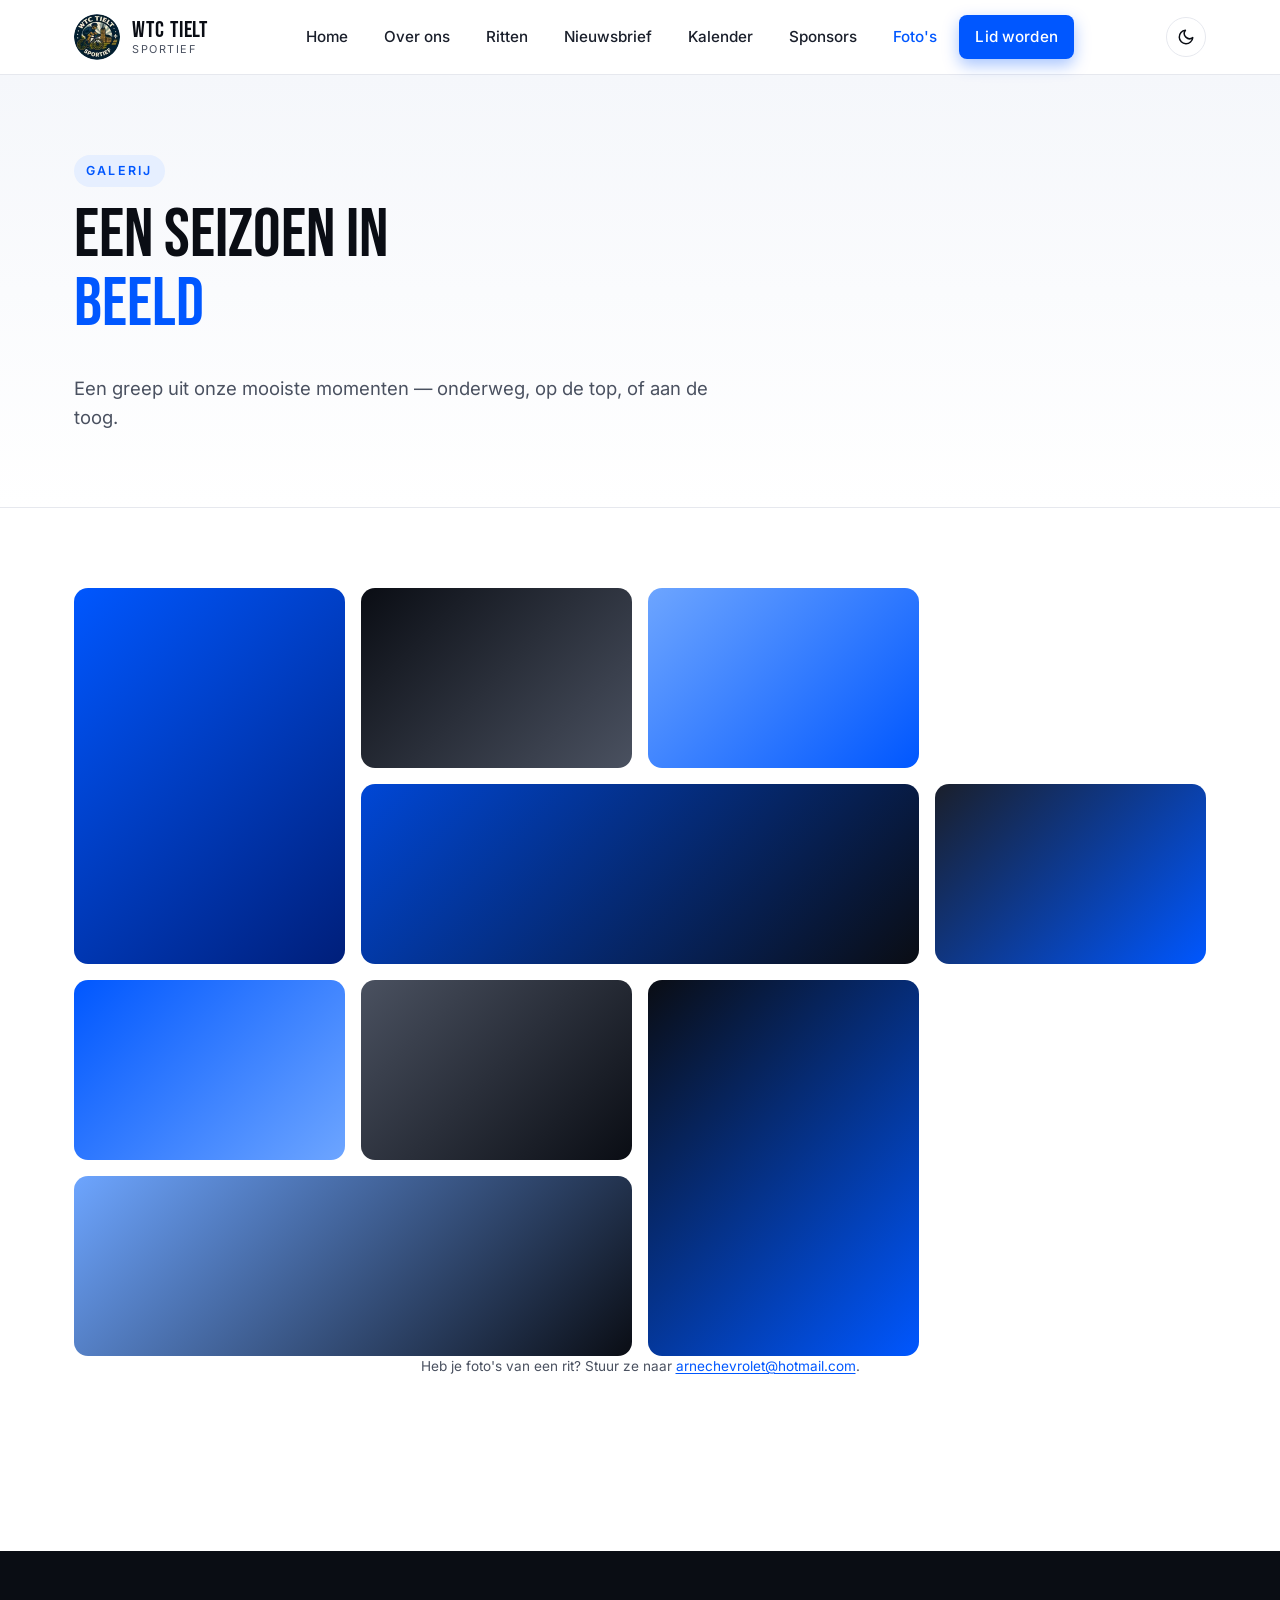
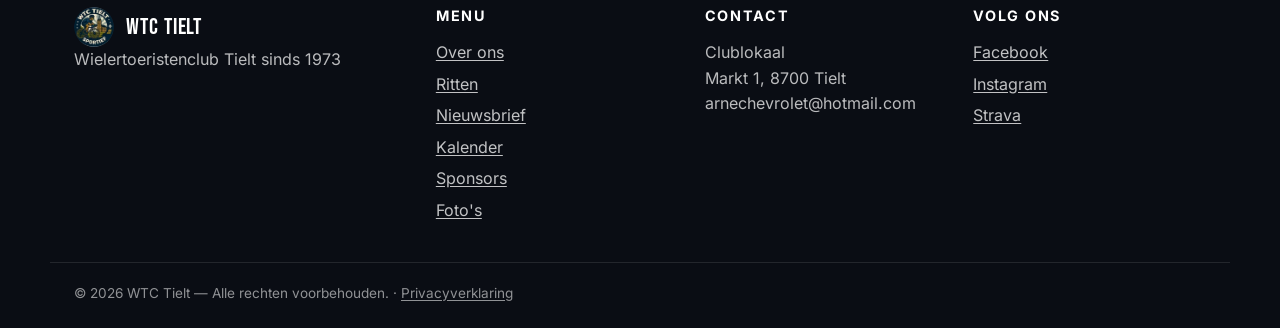
<file: gallery.html>
<!DOCTYPE html>
<html lang="nl">
<head>
  <meta charset="UTF-8" />
  <meta name="viewport" content="width=device-width, initial-scale=1.0" />
  <meta name="description" content="Fotogalerij van WTC Tielt — momenten uit ritten, stages en feesten." />
  <title>Foto's — WTC Tielt</title>
  <link rel="preload" href="fonts/inter-latin-400-normal.woff2" as="font" type="font/woff2" crossorigin />
  <link rel="preload" href="fonts/bebas-neue-latin-400-normal.woff2" as="font" type="font/woff2" crossorigin />
  <link rel="icon" href="favicon.ico" sizes="any" />
  <link rel="icon" type="image/png" href="favicon-32.png" sizes="32x32" />
  <link rel="apple-touch-icon" href="apple-touch-icon.png" />
  <meta name="theme-color" content="#0a0d14" />
  <link rel="canonical" href="https://pjserlet.github.io/wtctielt/gallery.html" />
  <meta property="og:type" content="website" />
  <meta property="og:site_name" content="WTC Tielt Sportief" />
  <meta property="og:locale" content="nl_BE" />
  <meta property="og:title" content="Foto's — WTC Tielt" />
  <meta property="og:description" content="Fotogalerij van WTC Tielt — momenten uit ritten, stages en feesten." />
  <meta property="og:url" content="https://pjserlet.github.io/wtctielt/gallery.html" />
  <meta property="og:image" content="https://pjserlet.github.io/wtctielt/og-image.png" />
  <meta property="og:image:width" content="1200" />
  <meta property="og:image:height" content="630" />
  <meta name="twitter:card" content="summary_large_image" />
  <script>(function(){try{var t=localStorage.getItem('wtc-theme');}catch(e){}if(!t){t=window.matchMedia&&matchMedia('(prefers-color-scheme: dark)').matches?'dark':'light';}document.documentElement.setAttribute('data-theme',t);})();</script>
  <link rel="stylesheet" href="styles.css?v=20261116h" />
</head>
<body>
  <header class="site-header">
    <div class="container nav-wrap">
      <a class="brand" href="index.html">
        <span class="brand-mark"><img src="club-logo-sm.webp" alt="" width="46" height="46" /></span>
        <span class="brand-text"><span class="brand-name">WTC Tielt</span><span class="brand-tag">Sportief</span></span>
      </a>
      <button class="nav-toggle" aria-label="Open menu" aria-expanded="false" aria-controls="primary-nav"><span></span><span></span><span></span></button>
      <nav id="primary-nav" class="primary-nav">
        <a href="index.html">Home</a>
        <a href="about.html">Over ons</a>
        <a href="rides.html">Ritten</a>
        <a href="newsletter.html">Nieuwsbrief</a>
        <a href="events.html">Kalender</a>
        <a href="sponsors.html">Sponsors</a>
        <a href="gallery.html" class="active">Foto's</a>
        <a href="contact.html" class="btn btn-primary btn-sm">Lid worden</a>
      </nav>
      <button type="button" class="theme-toggle" aria-label="Donker thema aanzetten" title="Licht / donker">
        <svg class="icon-moon" viewBox="0 0 24 24" fill="none" stroke="currentColor" stroke-width="2" stroke-linecap="round" stroke-linejoin="round" aria-hidden="true"><path d="M21 12.8A9 9 0 1 1 11.2 3a7 7 0 0 0 9.8 9.8z"/></svg>
        <svg class="icon-sun" viewBox="0 0 24 24" fill="none" stroke="currentColor" stroke-width="2" stroke-linecap="round" stroke-linejoin="round" aria-hidden="true"><circle cx="12" cy="12" r="4.5"/><path d="M12 2v2M12 20v2M4.9 4.9l1.4 1.4M17.7 17.7l1.4 1.4M2 12h2M20 12h2M4.9 19.1l1.4-1.4M17.7 6.3l1.4-1.4"/></svg>
      </button>
    </div>
  </header>

  <main>
    <section class="page-hero">
      <div class="container">
        <p class="eyebrow">Galerij</p>
        <h1>Een seizoen in <span class="accent">beeld</span></h1>
        <p class="lead">Een greep uit onze mooiste momenten — onderweg, op de top, of aan de toog.</p>
      </div>
    </section>

    <section class="section">
      <div class="container">
        <div class="gallery-grid">
          <figure class="g-item g-tall"><div class="g-img g-1"></div><figcaption>Voorjaarsclassic 2025</figcaption></figure>
          <figure class="g-item"><div class="g-img g-2"></div><figcaption>Alpe d'Huez stage</figcaption></figure>
          <figure class="g-item"><div class="g-img g-3"></div><figcaption>Familiedag — BBQ</figcaption></figure>
          <figure class="g-item g-wide"><div class="g-img g-4"></div><figcaption>Vlaamse Ardennen lus</figcaption></figure>
          <figure class="g-item"><div class="g-img g-5"></div><figcaption>Clubkampioenschap</figcaption></figure>
          <figure class="g-item"><div class="g-img g-6"></div><figcaption>Eindejaarsfeest</figcaption></figure>
          <figure class="g-item"><div class="g-img g-7"></div><figcaption>Zaterdagrit ochtend</figcaption></figure>
          <figure class="g-item g-tall"><div class="g-img g-8"></div><figcaption>Op de Koppenberg</figcaption></figure>
          <figure class="g-item g-wide"><div class="g-img g-9"></div><figcaption>De Mandelroute</figcaption></figure>
        </div>
        <p class="muted small center">Heb je foto's van een rit? Stuur ze naar <a href="mailto:arnechevrolet@hotmail.com">arnechevrolet@hotmail.com</a>.</p>
      </div>
    </section>
  </main>

  <footer class="site-footer">
    <div class="container footer-grid">
      <div>
        <div class="brand brand-footer">
          <span class="brand-mark"><img src="club-logo-sm.webp" alt="" width="46" height="46" /></span>
          <span class="brand-text"><span class="brand-name">WTC Tielt</span></span>
        </div>
        <p class="muted">Wielertoeristenclub Tielt sinds 1973</p>
      </div>
      <div><h2 class="footer-title">Menu</h2><ul class="footer-links"><li><a href="about.html">Over ons</a></li><li><a href="rides.html">Ritten</a></li><li><a href="newsletter.html">Nieuwsbrief</a></li><li><a href="events.html">Kalender</a></li><li><a href="sponsors.html">Sponsors</a></li><li><a href="gallery.html">Foto's</a></li></ul></div>
      <div><h2 class="footer-title">Contact</h2><p class="muted">Clublokaal<br/>Markt 1, 8700 Tielt<br/>arnechevrolet@hotmail.com</p></div>
      <div><h2 class="footer-title">Volg ons</h2><ul class="footer-links"><li><a href="https://facebook.com/wtc.tielt" target="_blank" rel="noopener">Facebook</a></li><li><a href="#">Instagram</a></li><li><a href="https://www.strava.com/clubs/tieltsportief" target="_blank" rel="noopener">Strava</a></li></ul></div>
    </div>
    <div class="container footer-bottom"><p>© <span id="year"></span> WTC Tielt — Alle rechten voorbehouden. · <a href="privacy.html">Privacyverklaring</a></p></div>
  </footer>
  <script src="script.js?v=20261116h"></script>
</body>
</html>
</file>
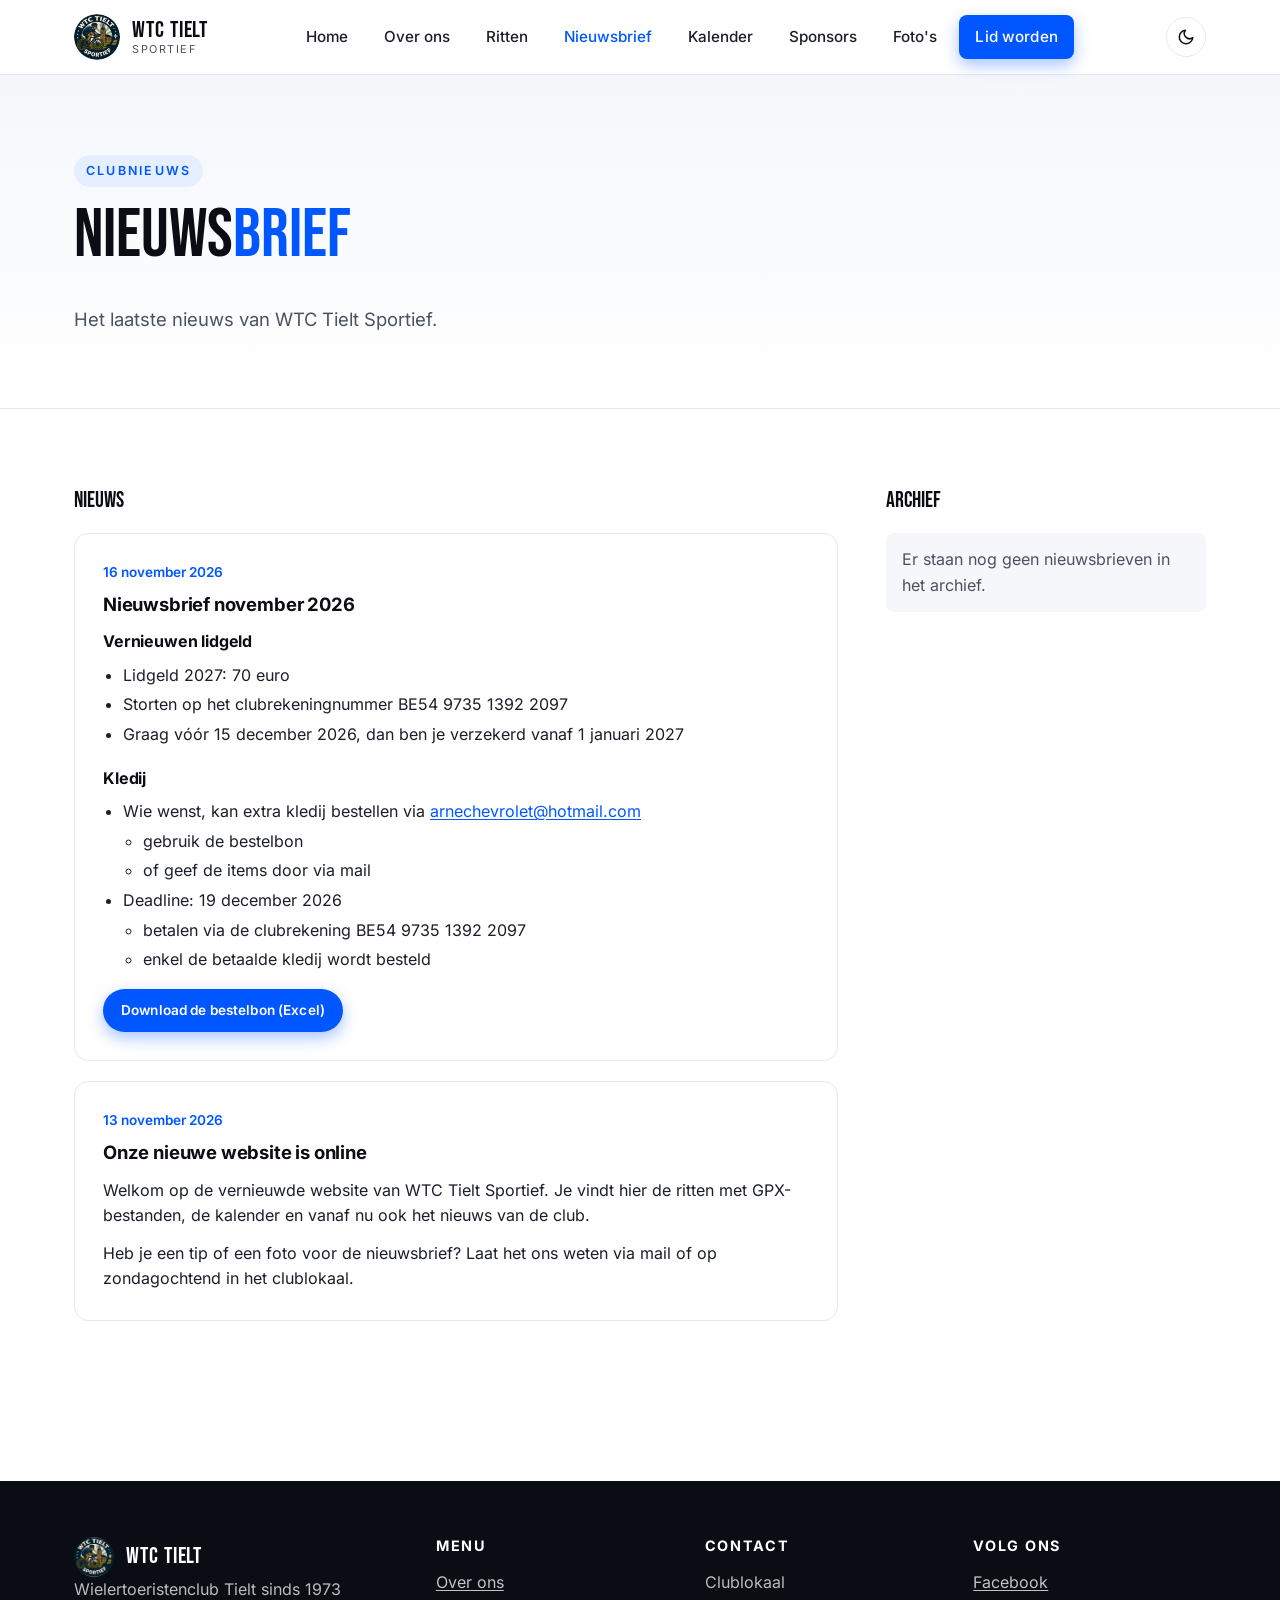
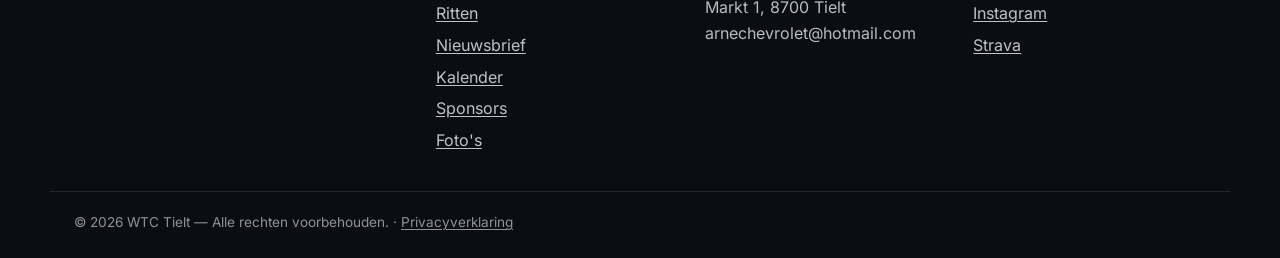
<file: newsletter.html>
<!DOCTYPE html>
<html lang="nl">
<head>
  <meta charset="UTF-8" />
  <meta name="viewport" content="width=device-width, initial-scale=1.0" />
  <meta name="description" content="Nieuwsbrief van WTC Tielt Sportief." />
  <title>Nieuwsbrief — WTC Tielt</title>
  <link rel="preload" href="fonts/inter-latin-400-normal.woff2" as="font" type="font/woff2" crossorigin />
  <link rel="preload" href="fonts/bebas-neue-latin-400-normal.woff2" as="font" type="font/woff2" crossorigin />
  <link rel="icon" href="favicon.ico" sizes="any" />
  <link rel="icon" type="image/png" href="favicon-32.png" sizes="32x32" />
  <link rel="apple-touch-icon" href="apple-touch-icon.png" />
  <meta name="theme-color" content="#0a0d14" />
  <link rel="canonical" href="https://pjserlet.github.io/wtctielt/newsletter.html" />
  <meta property="og:type" content="website" />
  <meta property="og:site_name" content="WTC Tielt Sportief" />
  <meta property="og:locale" content="nl_BE" />
  <meta property="og:title" content="Nieuwsbrief — WTC Tielt" />
  <meta property="og:description" content="Nieuwsbrief van WTC Tielt Sportief." />
  <meta property="og:url" content="https://pjserlet.github.io/wtctielt/newsletter.html" />
  <meta property="og:image" content="https://pjserlet.github.io/wtctielt/og-image.png" />
  <meta property="og:image:width" content="1200" />
  <meta property="og:image:height" content="630" />
  <meta name="twitter:card" content="summary_large_image" />
  <script>(function(){try{var t=localStorage.getItem('wtc-theme');}catch(e){}if(!t){t=window.matchMedia&&matchMedia('(prefers-color-scheme: dark)').matches?'dark':'light';}document.documentElement.setAttribute('data-theme',t);})();</script>
  <link rel="stylesheet" href="styles.css?v=20261116h" />
</head>
<body>
  <header class="site-header">
    <div class="container nav-wrap">
      <a class="brand" href="index.html">
        <span class="brand-mark"><img src="club-logo-sm.webp" alt="" width="46" height="46" /></span>
        <span class="brand-text"><span class="brand-name">WTC Tielt</span><span class="brand-tag">Sportief</span></span>
      </a>
      <button class="nav-toggle" aria-label="Open menu" aria-expanded="false" aria-controls="primary-nav"><span></span><span></span><span></span></button>
      <nav id="primary-nav" class="primary-nav">
        <a href="index.html">Home</a>
        <a href="about.html">Over ons</a>
        <a href="rides.html">Ritten</a>
        <a href="newsletter.html" class="active">Nieuwsbrief</a>
        <a href="events.html">Kalender</a>
        <a href="sponsors.html">Sponsors</a>
        <a href="gallery.html">Foto's</a>
        <a href="contact.html" class="btn btn-primary btn-sm">Lid worden</a>
      </nav>
      <button type="button" class="theme-toggle" aria-label="Donker thema aanzetten" title="Licht / donker">
        <svg class="icon-moon" viewBox="0 0 24 24" fill="none" stroke="currentColor" stroke-width="2" stroke-linecap="round" stroke-linejoin="round" aria-hidden="true"><path d="M21 12.8A9 9 0 1 1 11.2 3a7 7 0 0 0 9.8 9.8z"/></svg>
        <svg class="icon-sun" viewBox="0 0 24 24" fill="none" stroke="currentColor" stroke-width="2" stroke-linecap="round" stroke-linejoin="round" aria-hidden="true"><circle cx="12" cy="12" r="4.5"/><path d="M12 2v2M12 20v2M4.9 4.9l1.4 1.4M17.7 17.7l1.4 1.4M2 12h2M20 12h2M4.9 19.1l1.4-1.4M17.7 6.3l1.4-1.4"/></svg>
      </button>
    </div>
  </header>

  <main>
    <section class="page-hero">
      <div class="container">
        <p class="eyebrow">Clubnieuws</p>
        <h1>Nieuws<span class="accent">brief</span></h1>
        <p class="lead">Het laatste nieuws van WTC Tielt Sportief.</p>
      </div>
    </section>

    <section class="section">
      <div class="container news-layout">
        <div>
          <h2 class="news-heading">Nieuws</h2>
          <div class="news-list" id="news-list"></div>
        </div>
        <aside>
          <h2 class="news-heading">Archief</h2>
          <ul class="news-archive" id="news-archive"></ul>
        </aside>
      </div>
    </section>
  </main>

  <footer class="site-footer">
    <div class="container footer-grid">
      <div>
        <div class="brand brand-footer">
          <span class="brand-mark"><img src="club-logo-sm.webp" alt="" width="46" height="46" /></span>
          <span class="brand-text"><span class="brand-name">WTC Tielt</span></span>
        </div>
        <p class="muted">Wielertoeristenclub Tielt sinds 1973</p>
      </div>
      <div><h2 class="footer-title">Menu</h2><ul class="footer-links"><li><a href="about.html">Over ons</a></li><li><a href="rides.html">Ritten</a></li><li><a href="newsletter.html">Nieuwsbrief</a></li><li><a href="events.html">Kalender</a></li><li><a href="sponsors.html">Sponsors</a></li><li><a href="gallery.html">Foto's</a></li></ul></div>
      <div><h2 class="footer-title">Contact</h2><p class="muted">Clublokaal<br/>Markt 1, 8700 Tielt<br/>arnechevrolet@hotmail.com</p></div>
      <div><h2 class="footer-title">Volg ons</h2><ul class="footer-links"><li><a href="https://facebook.com/wtc.tielt" target="_blank" rel="noopener">Facebook</a></li><li><a href="#">Instagram</a></li><li><a href="https://www.strava.com/clubs/tieltsportief" target="_blank" rel="noopener">Strava</a></li></ul></div>
    </div>
    <div class="container footer-bottom"><p>© <span id="year"></span> WTC Tielt — Alle rechten voorbehouden. · <a href="privacy.html">Privacyverklaring</a></p></div>
  </footer>
  <script src="newsletter.js?v=20261116h"></script>
  <script src="script.js?v=20261116h"></script>
</body>
</html>
</file>
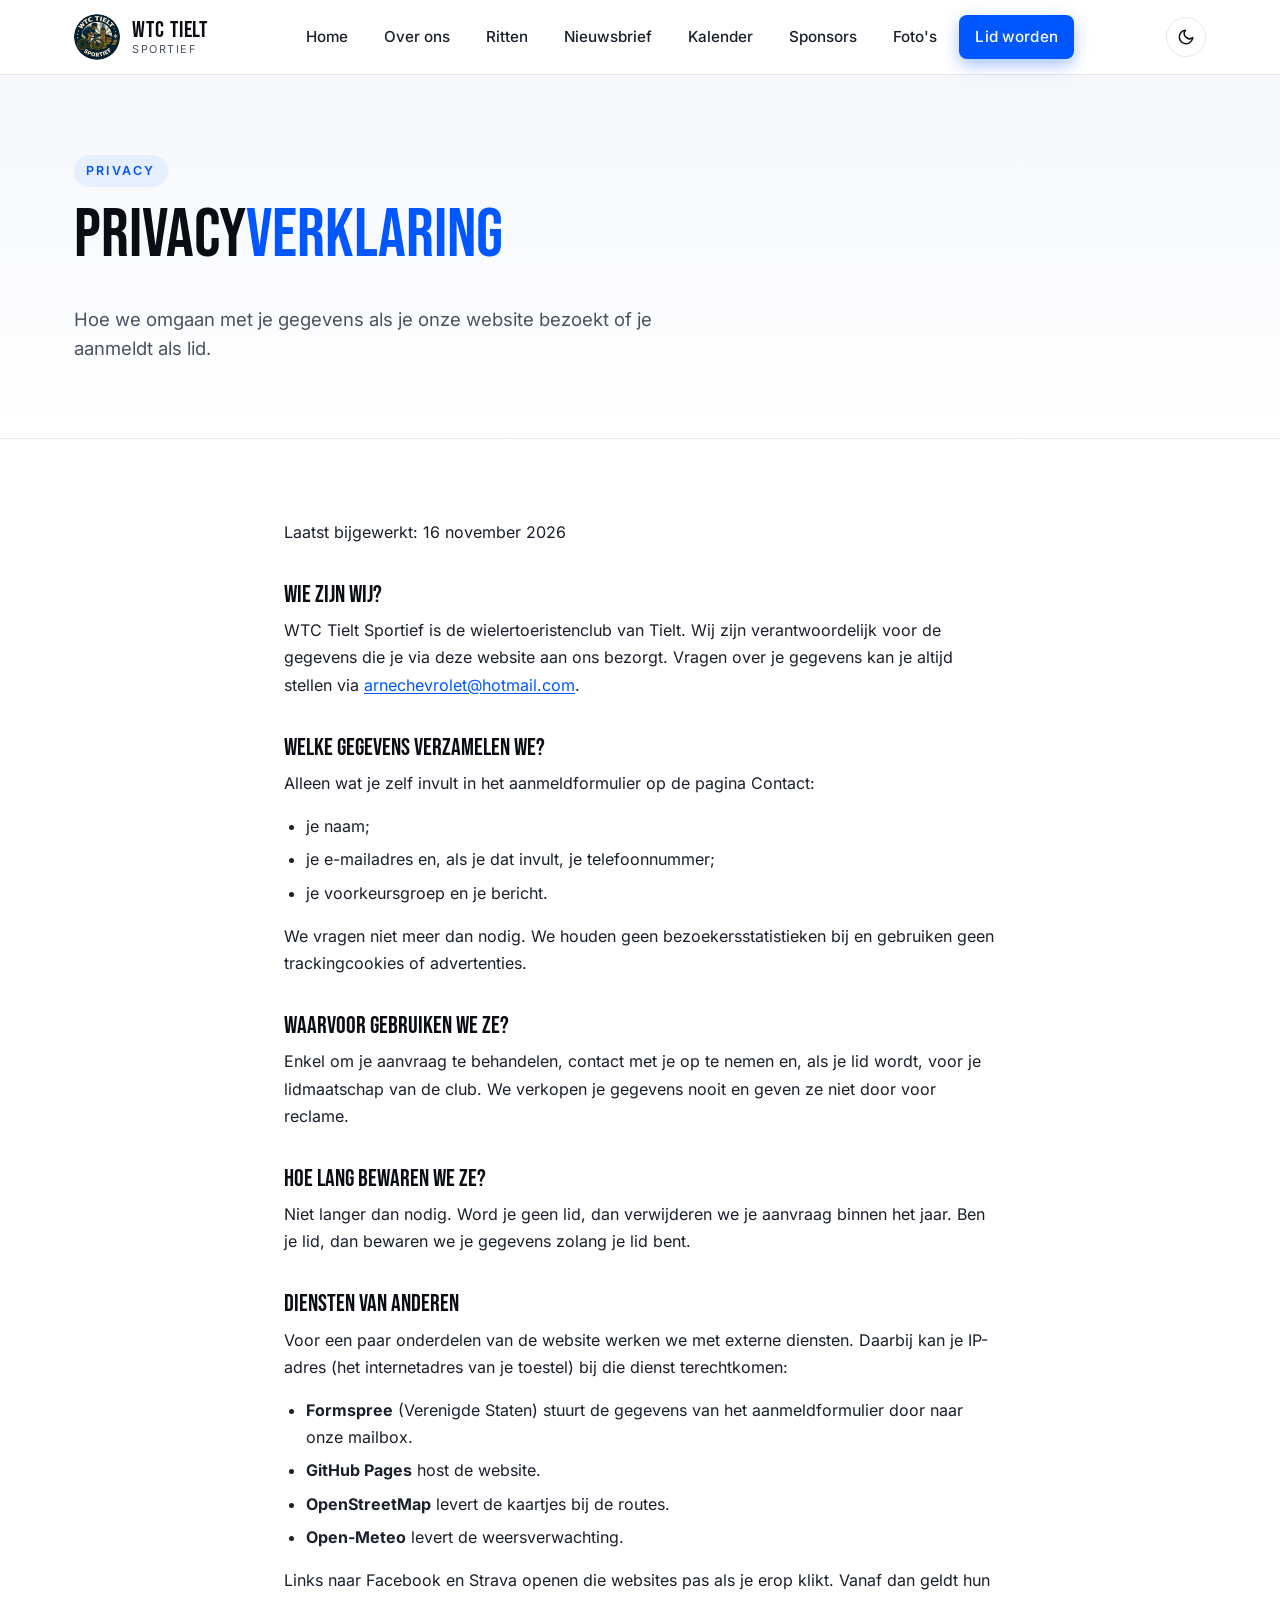
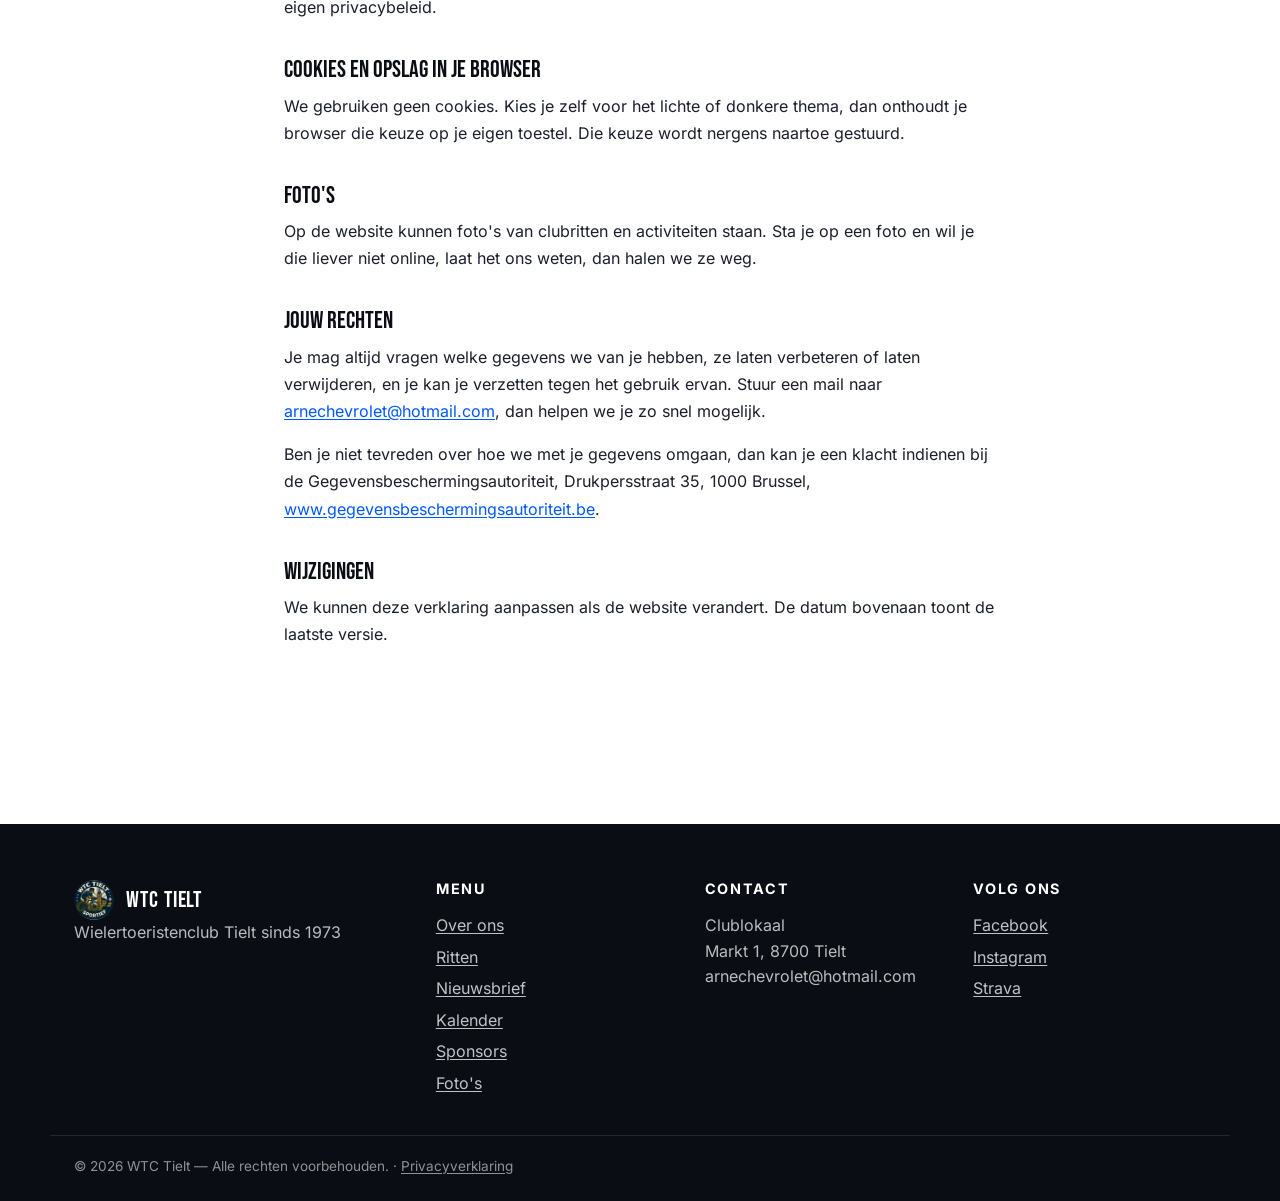
<file: privacy.html>
<!DOCTYPE html>
<html lang="nl">
<head>
  <meta charset="UTF-8" />
  <meta name="viewport" content="width=device-width, initial-scale=1.0" />
  <meta name="description" content="Hoe WTC Tielt Sportief omgaat met je persoonsgegevens op de website." />
  <title>Privacyverklaring — WTC Tielt</title>
  <link rel="preload" href="fonts/inter-latin-400-normal.woff2" as="font" type="font/woff2" crossorigin />
  <link rel="preload" href="fonts/bebas-neue-latin-400-normal.woff2" as="font" type="font/woff2" crossorigin />
  <link rel="icon" href="favicon.ico" sizes="any" />
  <link rel="icon" type="image/png" href="favicon-32.png" sizes="32x32" />
  <link rel="apple-touch-icon" href="apple-touch-icon.png" />
  <meta name="theme-color" content="#0a0d14" />
  <link rel="canonical" href="https://pjserlet.github.io/wtctielt/privacy.html" />
  <meta property="og:type" content="website" />
  <meta property="og:site_name" content="WTC Tielt Sportief" />
  <meta property="og:locale" content="nl_BE" />
  <meta property="og:title" content="Privacyverklaring — WTC Tielt" />
  <meta property="og:description" content="Hoe WTC Tielt Sportief omgaat met je persoonsgegevens op de website." />
  <meta property="og:url" content="https://pjserlet.github.io/wtctielt/privacy.html" />
  <meta property="og:image" content="https://pjserlet.github.io/wtctielt/og-image.png" />
  <meta property="og:image:width" content="1200" />
  <meta property="og:image:height" content="630" />
  <meta name="twitter:card" content="summary_large_image" />
  <script>(function(){try{var t=localStorage.getItem('wtc-theme');}catch(e){}if(!t){t=window.matchMedia&&matchMedia('(prefers-color-scheme: dark)').matches?'dark':'light';}document.documentElement.setAttribute('data-theme',t);})();</script>
  <link rel="stylesheet" href="styles.css?v=20261116h" />
</head>
<body>
  <header class="site-header">
    <div class="container nav-wrap">
      <a class="brand" href="index.html">
        <span class="brand-mark"><img src="club-logo-sm.webp" alt="" width="46" height="46" /></span>
        <span class="brand-text"><span class="brand-name">WTC Tielt</span><span class="brand-tag">Sportief</span></span>
      </a>
      <button class="nav-toggle" aria-label="Open menu" aria-expanded="false" aria-controls="primary-nav"><span></span><span></span><span></span></button>
      <nav id="primary-nav" class="primary-nav">
        <a href="index.html">Home</a>
        <a href="about.html">Over ons</a>
        <a href="rides.html">Ritten</a>
        <a href="newsletter.html">Nieuwsbrief</a>
        <a href="events.html">Kalender</a>
        <a href="sponsors.html">Sponsors</a>
        <a href="gallery.html">Foto's</a>
        <a href="contact.html" class="btn btn-primary btn-sm">Lid worden</a>
      </nav>
      <button type="button" class="theme-toggle" aria-label="Donker thema aanzetten" title="Licht / donker">
        <svg class="icon-moon" viewBox="0 0 24 24" fill="none" stroke="currentColor" stroke-width="2" stroke-linecap="round" stroke-linejoin="round" aria-hidden="true"><path d="M21 12.8A9 9 0 1 1 11.2 3a7 7 0 0 0 9.8 9.8z"/></svg>
        <svg class="icon-sun" viewBox="0 0 24 24" fill="none" stroke="currentColor" stroke-width="2" stroke-linecap="round" stroke-linejoin="round" aria-hidden="true"><circle cx="12" cy="12" r="4.5"/><path d="M12 2v2M12 20v2M4.9 4.9l1.4 1.4M17.7 17.7l1.4 1.4M2 12h2M20 12h2M4.9 19.1l1.4-1.4M17.7 6.3l1.4-1.4"/></svg>
      </button>
    </div>
  </header>

  <main>
    <section class="page-hero">
      <div class="container">
        <p class="eyebrow">Privacy</p>
        <h1>Privacy<span class="accent">verklaring</span></h1>
        <p class="lead">Hoe we omgaan met je gegevens als je onze website bezoekt of je aanmeldt als lid.</p>
      </div>
    </section>

    <section class="section">
      <div class="container prose">
        <p class="muted">Laatst bijgewerkt: 16 november 2026</p>

        <h2>Wie zijn wij?</h2>
        <p>WTC Tielt Sportief is de wielertoeristenclub van Tielt. Wij zijn verantwoordelijk voor de gegevens die je via deze website aan ons bezorgt. Vragen over je gegevens kan je altijd stellen via <a href="mailto:arnechevrolet@hotmail.com">arnechevrolet@hotmail.com</a>.</p>

        <h2>Welke gegevens verzamelen we?</h2>
        <p>Alleen wat je zelf invult in het aanmeldformulier op de pagina Contact:</p>
        <ul>
          <li>je naam;</li>
          <li>je e-mailadres en, als je dat invult, je telefoonnummer;</li>
          <li>je voorkeursgroep en je bericht.</li>
        </ul>
        <p>We vragen niet meer dan nodig. We houden geen bezoekersstatistieken bij en gebruiken geen trackingcookies of advertenties.</p>

        <h2>Waarvoor gebruiken we ze?</h2>
        <p>Enkel om je aanvraag te behandelen, contact met je op te nemen en, als je lid wordt, voor je lidmaatschap van de club. We verkopen je gegevens nooit en geven ze niet door voor reclame.</p>

        <h2>Hoe lang bewaren we ze?</h2>
        <p>Niet langer dan nodig. Word je geen lid, dan verwijderen we je aanvraag binnen het jaar. Ben je lid, dan bewaren we je gegevens zolang je lid bent.</p>

        <h2>Diensten van anderen</h2>
        <p>Voor een paar onderdelen van de website werken we met externe diensten. Daarbij kan je IP-adres (het internetadres van je toestel) bij die dienst terechtkomen:</p>
        <ul>
          <li><strong>Formspree</strong> (Verenigde Staten) stuurt de gegevens van het aanmeldformulier door naar onze mailbox.</li>
          <li><strong>GitHub Pages</strong> host de website.</li>
          <li><strong>OpenStreetMap</strong> levert de kaartjes bij de routes.</li>
          <li><strong>Open-Meteo</strong> levert de weersverwachting.</li>
        </ul>
        <p>Links naar Facebook en Strava openen die websites pas als je erop klikt. Vanaf dan geldt hun eigen privacybeleid.</p>

        <h2>Cookies en opslag in je browser</h2>
        <p>We gebruiken geen cookies. Kies je zelf voor het lichte of donkere thema, dan onthoudt je browser die keuze op je eigen toestel. Die keuze wordt nergens naartoe gestuurd.</p>

        <h2>Foto's</h2>
        <p>Op de website kunnen foto's van clubritten en activiteiten staan. Sta je op een foto en wil je die liever niet online, laat het ons weten, dan halen we ze weg.</p>

        <h2>Jouw rechten</h2>
        <p>Je mag altijd vragen welke gegevens we van je hebben, ze laten verbeteren of laten verwijderen, en je kan je verzetten tegen het gebruik ervan. Stuur een mail naar <a href="mailto:arnechevrolet@hotmail.com">arnechevrolet@hotmail.com</a>, dan helpen we je zo snel mogelijk.</p>
        <p>Ben je niet tevreden over hoe we met je gegevens omgaan, dan kan je een klacht indienen bij de Gegevensbeschermingsautoriteit, Drukpersstraat 35, 1000 Brussel, <a href="https://www.gegevensbeschermingsautoriteit.be" target="_blank" rel="noopener">www.gegevensbeschermingsautoriteit.be</a>.</p>

        <h2>Wijzigingen</h2>
        <p>We kunnen deze verklaring aanpassen als de website verandert. De datum bovenaan toont de laatste versie.</p>
      </div>
    </section>
  </main>

  <footer class="site-footer">
    <div class="container footer-grid">
      <div>
        <div class="brand brand-footer">
          <span class="brand-mark"><img src="club-logo-sm.webp" alt="" width="46" height="46" /></span>
          <span class="brand-text"><span class="brand-name">WTC Tielt</span></span>
        </div>
        <p class="muted">Wielertoeristenclub Tielt sinds 1973</p>
      </div>
      <div><h2 class="footer-title">Menu</h2><ul class="footer-links"><li><a href="about.html">Over ons</a></li><li><a href="rides.html">Ritten</a></li><li><a href="newsletter.html">Nieuwsbrief</a></li><li><a href="events.html">Kalender</a></li><li><a href="sponsors.html">Sponsors</a></li><li><a href="gallery.html">Foto's</a></li></ul></div>
      <div><h2 class="footer-title">Contact</h2><p class="muted">Clublokaal<br/>Markt 1, 8700 Tielt<br/>arnechevrolet@hotmail.com</p></div>
      <div><h2 class="footer-title">Volg ons</h2><ul class="footer-links"><li><a href="https://facebook.com/wtc.tielt" target="_blank" rel="noopener">Facebook</a></li><li><a href="#">Instagram</a></li><li><a href="https://www.strava.com/clubs/tieltsportief" target="_blank" rel="noopener">Strava</a></li></ul></div>
    </div>
    <div class="container footer-bottom"><p>© <span id="year"></span> WTC Tielt — Alle rechten voorbehouden. · <a href="privacy.html">Privacyverklaring</a></p></div>
  </footer>
  <script src="script.js?v=20261116h"></script>
</body>
</html>
</file>
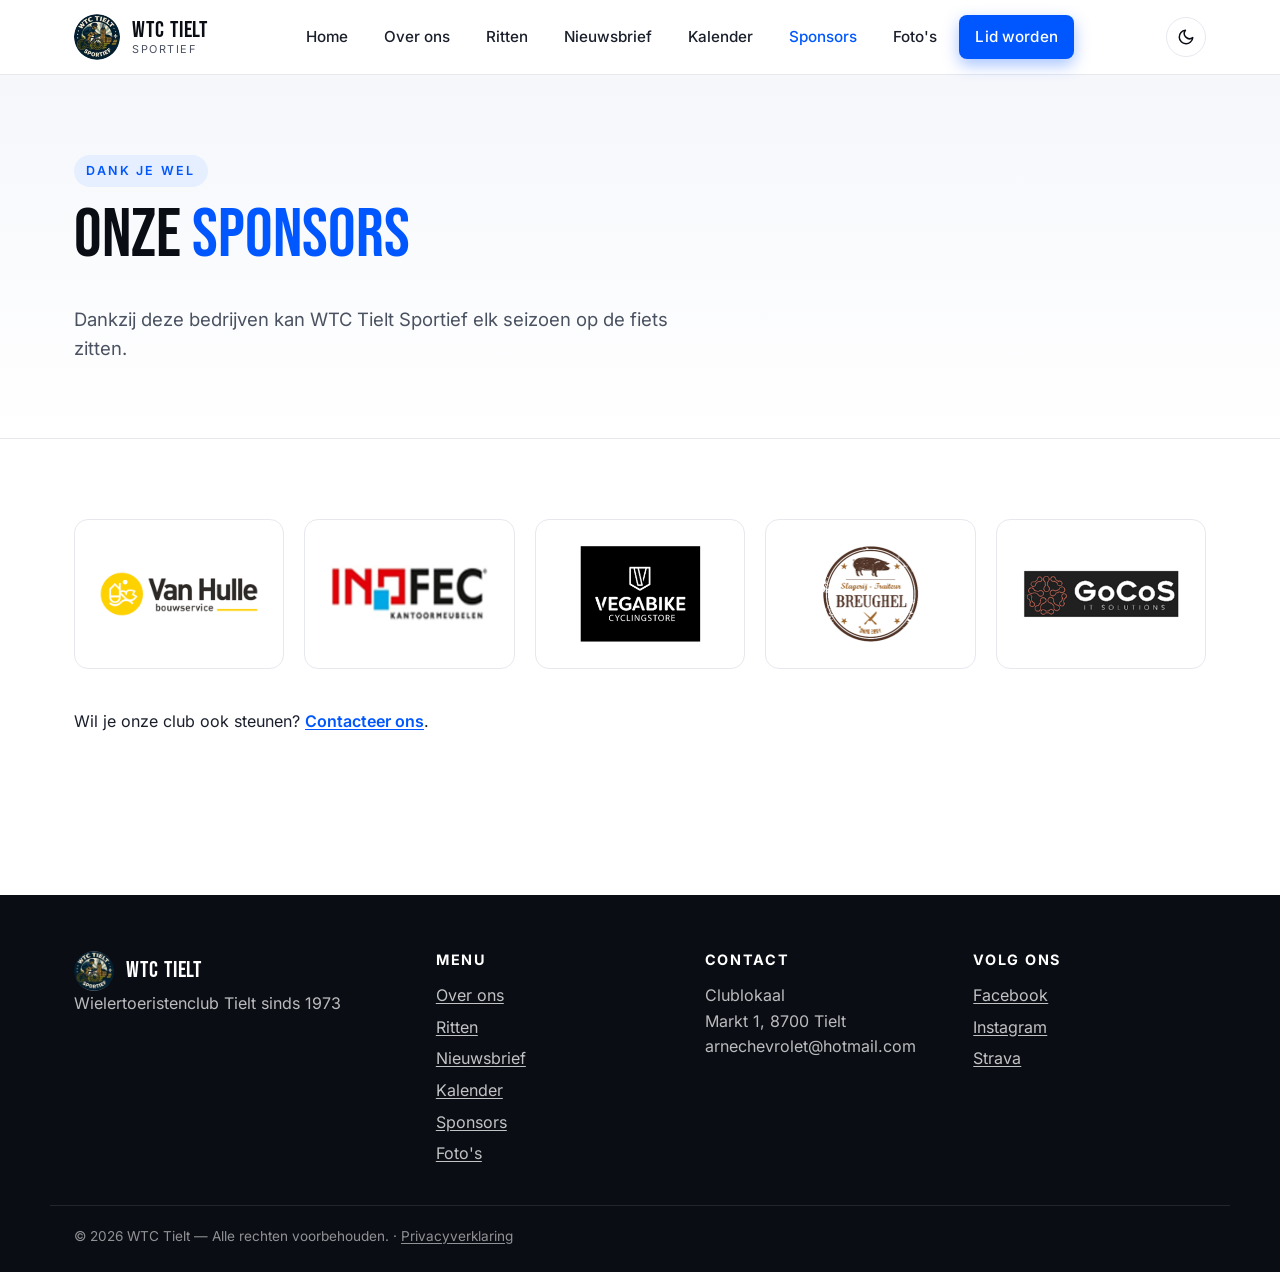
<file: sponsors.html>
<!DOCTYPE html>
<html lang="nl">
<head>
  <meta charset="UTF-8" />
  <meta name="viewport" content="width=device-width, initial-scale=1.0" />
  <meta name="description" content="Onze sponsors steunen WTC Tielt Sportief." />
  <title>Sponsors — WTC Tielt</title>
  <link rel="preload" href="fonts/inter-latin-400-normal.woff2" as="font" type="font/woff2" crossorigin />
  <link rel="preload" href="fonts/bebas-neue-latin-400-normal.woff2" as="font" type="font/woff2" crossorigin />
  <link rel="icon" href="favicon.ico" sizes="any" />
  <link rel="icon" type="image/png" href="favicon-32.png" sizes="32x32" />
  <link rel="apple-touch-icon" href="apple-touch-icon.png" />
  <meta name="theme-color" content="#0a0d14" />
  <link rel="canonical" href="https://pjserlet.github.io/wtctielt/sponsors.html" />
  <meta property="og:type" content="website" />
  <meta property="og:site_name" content="WTC Tielt Sportief" />
  <meta property="og:locale" content="nl_BE" />
  <meta property="og:title" content="Sponsors — WTC Tielt" />
  <meta property="og:description" content="Onze sponsors steunen WTC Tielt Sportief." />
  <meta property="og:url" content="https://pjserlet.github.io/wtctielt/sponsors.html" />
  <meta property="og:image" content="https://pjserlet.github.io/wtctielt/og-image.png" />
  <meta property="og:image:width" content="1200" />
  <meta property="og:image:height" content="630" />
  <meta name="twitter:card" content="summary_large_image" />
  <script>(function(){try{var t=localStorage.getItem('wtc-theme');}catch(e){}if(!t){t=window.matchMedia&&matchMedia('(prefers-color-scheme: dark)').matches?'dark':'light';}document.documentElement.setAttribute('data-theme',t);})();</script>
  <link rel="stylesheet" href="styles.css?v=20261116h" />
</head>
<body>
  <header class="site-header">
    <div class="container nav-wrap">
      <a class="brand" href="index.html">
        <span class="brand-mark"><img src="club-logo-sm.webp" alt="" width="46" height="46" /></span>
        <span class="brand-text"><span class="brand-name">WTC Tielt</span><span class="brand-tag">Sportief</span></span>
      </a>
      <button class="nav-toggle" aria-label="Open menu" aria-expanded="false" aria-controls="primary-nav"><span></span><span></span><span></span></button>
      <nav id="primary-nav" class="primary-nav">
        <a href="index.html">Home</a>
        <a href="about.html">Over ons</a>
        <a href="rides.html">Ritten</a>
        <a href="newsletter.html">Nieuwsbrief</a>
        <a href="events.html">Kalender</a>
        <a href="sponsors.html" class="active">Sponsors</a>
        <a href="gallery.html">Foto's</a>
        <a href="contact.html" class="btn btn-primary btn-sm">Lid worden</a>
      </nav>
      <button type="button" class="theme-toggle" aria-label="Donker thema aanzetten" title="Licht / donker">
        <svg class="icon-moon" viewBox="0 0 24 24" fill="none" stroke="currentColor" stroke-width="2" stroke-linecap="round" stroke-linejoin="round" aria-hidden="true"><path d="M21 12.8A9 9 0 1 1 11.2 3a7 7 0 0 0 9.8 9.8z"/></svg>
        <svg class="icon-sun" viewBox="0 0 24 24" fill="none" stroke="currentColor" stroke-width="2" stroke-linecap="round" stroke-linejoin="round" aria-hidden="true"><circle cx="12" cy="12" r="4.5"/><path d="M12 2v2M12 20v2M4.9 4.9l1.4 1.4M17.7 17.7l1.4 1.4M2 12h2M20 12h2M4.9 19.1l1.4-1.4M17.7 6.3l1.4-1.4"/></svg>
      </button>
    </div>
  </header>

  <main>
    <section class="page-hero">
      <div class="container">
        <p class="eyebrow">Dank je wel</p>
        <h1>Onze <span class="accent">sponsors</span></h1>
        <p class="lead">Dankzij deze bedrijven kan WTC Tielt Sportief elk seizoen op de fiets zitten.</p>
      </div>
    </section>

    <section class="section">
      <div class="container">
        <div class="sponsor-grid" id="sponsors-list"></div>
        <p class="board-cta">Wil je onze club ook steunen? <a href="contact.html">Contacteer ons</a>.</p>
      </div>
    </section>
  </main>

  <footer class="site-footer">
    <div class="container footer-grid">
      <div>
        <div class="brand brand-footer">
          <span class="brand-mark"><img src="club-logo-sm.webp" alt="" width="46" height="46" /></span>
          <span class="brand-text"><span class="brand-name">WTC Tielt</span></span>
        </div>
        <p class="muted">Wielertoeristenclub Tielt sinds 1973</p>
      </div>
      <div><h2 class="footer-title">Menu</h2><ul class="footer-links"><li><a href="about.html">Over ons</a></li><li><a href="rides.html">Ritten</a></li><li><a href="newsletter.html">Nieuwsbrief</a></li><li><a href="events.html">Kalender</a></li><li><a href="sponsors.html">Sponsors</a></li><li><a href="gallery.html">Foto's</a></li></ul></div>
      <div><h2 class="footer-title">Contact</h2><p class="muted">Clublokaal<br/>Markt 1, 8700 Tielt<br/>arnechevrolet@hotmail.com</p></div>
      <div><h2 class="footer-title">Volg ons</h2><ul class="footer-links"><li><a href="https://facebook.com/wtc.tielt" target="_blank" rel="noopener">Facebook</a></li><li><a href="#">Instagram</a></li><li><a href="https://www.strava.com/clubs/tieltsportief" target="_blank" rel="noopener">Strava</a></li></ul></div>
    </div>
    <div class="container footer-bottom"><p>© <span id="year"></span> WTC Tielt — Alle rechten voorbehouden. · <a href="privacy.html">Privacyverklaring</a></p></div>
  </footer>
  <script src="sponsors.js?v=20261116h"></script>
  <script src="script.js?v=20261116h"></script>
</body>
</html>
</file>
<file: styles.css>
/* =========================================================
   WTC Tielt — modern sporty stylesheet
   Palette: black / white / electric blue
   ========================================================= */

/* Lettertypes staan op de site zelf (geen Google Fonts: privacy) */
@font-face { font-family: "Inter"; font-style: normal; font-weight: 400; font-display: swap; src: url("fonts/inter-latin-400-normal.woff2") format("woff2"); }
@font-face { font-family: "Inter"; font-style: normal; font-weight: 500; font-display: swap; src: url("fonts/inter-latin-500-normal.woff2") format("woff2"); }
@font-face { font-family: "Inter"; font-style: normal; font-weight: 600; font-display: swap; src: url("fonts/inter-latin-600-normal.woff2") format("woff2"); }
@font-face { font-family: "Inter"; font-style: normal; font-weight: 700; font-display: swap; src: url("fonts/inter-latin-700-normal.woff2") format("woff2"); }
@font-face { font-family: "Bebas Neue"; font-style: normal; font-weight: 400; font-display: swap; src: url("fonts/bebas-neue-latin-400-normal.woff2") format("woff2"); }

:root {
  --blue: #0057ff;
  --blue-600: #0047d6;
  --blue-100: #e6efff;
  --black: #0a0d14;
  --ink: #1a1f2b;
  --ink-2: #4a5160;
  --line: #e6e8ee;
  --bg: #ffffff;
  --bg-alt: #f5f7fb;
  --surface: #ffffff;
  --heading: #0a0d14;
  --header-bg: rgba(255, 255, 255, .92);
  --btn-bg: #0057ff;
  --btn-bg-hover: #0047d6;
  --shadow-sm: 0 1px 2px rgba(10, 13, 20, 0.06), 0 1px 3px rgba(10, 13, 20, 0.04);
  --shadow-md: 0 8px 24px rgba(10, 13, 20, 0.08);
  --shadow-lg: 0 24px 48px rgba(10, 13, 20, 0.18);
  --radius: 14px;
  --radius-sm: 8px;
  --radius-lg: 22px;
  --container: 1180px;
  --display: "Bebas Neue", "Inter", system-ui, sans-serif;
  --body: "Inter", system-ui, -apple-system, "Segoe UI", Roboto, sans-serif;
}

* { box-sizing: border-box; }

html { scroll-behavior: smooth; }

body {
  margin: 0;
  font-family: var(--body);
  color: var(--ink);
  background: var(--bg);
  line-height: 1.6;
  -webkit-font-smoothing: antialiased;
}

img { max-width: 100%; display: block; }

a { color: var(--blue); text-decoration: none; transition: color .15s ease; }
a:hover { color: var(--blue-600); }

h1, h2, h3, h4 {
  margin: 0 0 .5em;
  color: var(--heading);
  font-weight: 700;
  letter-spacing: -0.01em;
}
h1 { font-family: var(--display); font-weight: 400; font-size: clamp(2.4rem, 5.4vw, 4.5rem); line-height: 1; letter-spacing: 0; }
h2 { font-family: var(--display); font-weight: 400; font-size: clamp(1.8rem, 3.4vw, 2.8rem); line-height: 1.05; letter-spacing: 0; }
h3 { font-size: 1.15rem; }
h4 { font-size: 1rem; }

p { margin: 0 0 1em; }

.container { max-width: var(--container); margin: 0 auto; padding: 0 24px; }

/* ===========  Buttons  =========== */
.btn {
  display: inline-flex;
  align-items: center;
  justify-content: center;
  gap: .5rem;
  padding: 14px 24px;
  border-radius: 999px;
  font-weight: 600;
  font-size: 0.95rem;
  letter-spacing: .01em;
  border: 2px solid transparent;
  cursor: pointer;
  transition: transform .12s ease, box-shadow .15s ease, background .15s ease, color .15s ease;
  white-space: nowrap;
}
.btn-primary, .primary-nav a.btn-primary { background: var(--btn-bg); color: #fff; box-shadow: 0 6px 16px rgba(0, 87, 255, .35); }
.btn-primary:hover, .primary-nav a.btn-primary:hover { background: var(--btn-bg-hover); color: #fff; transform: translateY(-1px); box-shadow: 0 10px 22px rgba(0, 87, 255, .42); }
.btn-ghost { background: transparent; color: #fff; border-color: rgba(255,255,255,.4); }
.btn-ghost:hover { background: rgba(255,255,255,.08); color: #fff; border-color: #fff; }
.btn-outline { background: transparent; color: var(--heading); border-color: var(--ink); }
.btn-outline:hover { background: var(--heading); color: var(--bg); }
.btn-sm { padding: 9px 16px; font-size: .85rem; }
.btn-lg { padding: 16px 32px; font-size: 1.05rem; }

/* ===========  Header / Nav  =========== */
.site-header {
  position: sticky;
  top: 0;
  background: var(--header-bg);
  backdrop-filter: saturate(140%) blur(12px);
  -webkit-backdrop-filter: saturate(140%) blur(12px);
  border-bottom: 1px solid var(--line);
  z-index: 50;
}
.nav-wrap {
  display: flex;
  align-items: center;
  justify-content: space-between;
  gap: 16px;
  padding: 14px 24px;
  max-width: var(--container);
  margin: 0 auto;
}
.brand { display: flex; align-items: center; gap: 12px; color: var(--heading); }
.brand-mark { color: var(--blue); display: inline-flex; }
.brand-text { display: flex; flex-direction: column; line-height: 1; }
.brand-name { font-family: var(--display); font-size: 1.45rem; letter-spacing: .04em; }
.brand-tag { font-size: .68rem; color: var(--ink-2); text-transform: uppercase; letter-spacing: .14em; margin-top: 2px; }

.primary-nav {
  display: flex;
  align-items: center;
  gap: 8px;
}
.primary-nav a {
  padding: 8px 14px;
  border-radius: 8px;
  color: var(--ink);
  font-weight: 500;
  font-size: .95rem;
}
.primary-nav a:hover { color: var(--heading); background: var(--bg-alt); }
.primary-nav a.active:not(.btn) { color: var(--blue); }
.primary-nav a.active:not(.btn)::after { display: none; }

.nav-toggle {
  display: none;
  background: transparent;
  border: 0;
  width: 40px;
  height: 40px;
  cursor: pointer;
  padding: 0;
  border-radius: 8px;
}
.nav-toggle span {
  display: block;
  width: 22px;
  height: 2px;
  background: var(--heading);
  margin: 5px auto;
  border-radius: 2px;
  transition: transform .2s ease, opacity .2s ease;
}
.nav-toggle[aria-expanded="true"] span:nth-child(1) { transform: translateY(7px) rotate(45deg); }
.nav-toggle[aria-expanded="true"] span:nth-child(2) { opacity: 0; }
.nav-toggle[aria-expanded="true"] span:nth-child(3) { transform: translateY(-7px) rotate(-45deg); }

/* ===========  Hero  =========== */
.hero {
  position: relative;
  color: #fff;
  padding: 120px 0 100px;
  overflow: hidden;
  isolation: isolate;
}
.hero-bg {
  position: absolute;
  inset: 0;
  z-index: -1;
  background:
    radial-gradient(1200px 600px at 80% -10%, rgba(0, 87, 255, .55), transparent 60%),
    radial-gradient(900px 500px at -10% 110%, rgba(0, 87, 255, .35), transparent 55%),
    linear-gradient(150deg, #0a0d14 0%, #0f1424 55%, #0a0d14 100%);
}
.hero-bg::after {
  content: "";
  position: absolute; inset: 0;
  background-image:
    repeating-linear-gradient(45deg, rgba(255,255,255,.03) 0 1px, transparent 1px 14px),
    repeating-linear-gradient(-45deg, rgba(255,255,255,.025) 0 1px, transparent 1px 14px);
  mix-blend-mode: overlay;
}
.hero-inner { position: relative; max-width: 820px; }
.hero h1 { color: #fff; }
.hero .lead { font-size: 1.2rem; color: rgba(255,255,255,.85); max-width: 640px; margin-top: 1.2rem; }
.hero-cta { display: flex; flex-wrap: wrap; gap: 12px; margin-top: 32px; }

.eyebrow {
  display: inline-block;
  font-size: .78rem;
  font-weight: 600;
  letter-spacing: .18em;
  text-transform: uppercase;
  color: var(--blue);
  margin: 0 0 14px;
  padding: 6px 12px;
  background: var(--blue-100);
  border-radius: 999px;
}
.hero .eyebrow { color: #b6c8ff; background: rgba(0, 87, 255, .18); }

.accent { color: var(--blue); }
.hero .accent { color: #6da5ff; }

.hero-stats {
  display: flex;
  gap: 36px;
  list-style: none;
  padding: 0;
  margin: 56px 0 0;
  flex-wrap: wrap;
}
.hero-stats li { display: flex; flex-direction: column; gap: 4px; }
.stat-num { font-family: var(--display); font-size: 2.6rem; line-height: 1; color: #fff; }
.stat-label { font-size: .8rem; color: rgba(255,255,255,.65); text-transform: uppercase; letter-spacing: .16em; }

/* ===========  Page hero (inner pages)  =========== */
.page-hero {
  background: linear-gradient(180deg, var(--bg-alt) 0%, var(--bg) 100%);
  padding: 80px 0 56px;
  border-bottom: 1px solid var(--line);
}
.page-hero h1 { max-width: 16ch; }
.page-hero .lead { font-size: 1.15rem; color: var(--ink-2); max-width: 640px; }

/* ===========  Sections  =========== */
.section { padding: 80px 0; }
.section-alt { background: var(--bg-alt); }

.section-head { margin-bottom: 40px; max-width: 720px; }
.section-head.between { display: flex; align-items: end; justify-content: space-between; gap: 24px; max-width: none; flex-wrap: wrap; }
.lead { font-size: 1.1rem; color: var(--ink-2); }

/* ===========  Grid  =========== */
.grid { display: grid; gap: 24px; }
.grid-3 { grid-template-columns: repeat(3, 1fr); }
.grid-4 { grid-template-columns: repeat(4, 1fr); }

.two-col {
  display: grid;
  grid-template-columns: 1fr 1fr;
  gap: 56px;
  align-items: start;
}

/* ===========  Card  =========== */
.card {
  background: var(--surface);
  border: 1px solid var(--line);
  border-radius: var(--radius);
  padding: 28px;
  transition: transform .15s ease, box-shadow .15s ease, border-color .15s ease;
}
.card:hover { transform: translateY(-3px); box-shadow: var(--shadow-md); border-color: transparent; }
.card-icon { font-size: 1.8rem; margin-bottom: 12px; }

/* ===========  Ride preview list (home) =========== */
.ride-list {
  background: var(--surface);
  border: 1px solid var(--line);
  border-radius: var(--radius);
  padding: 8px;
}
.ride-row {
  display: flex;
  align-items: center;
  gap: 18px;
  padding: 18px;
  border-radius: var(--radius-sm);
  border-bottom: 1px solid var(--line);
}
.ride-row:last-child { border-bottom: 0; }
.ride-day {
  font-family: var(--display);
  font-size: 1.6rem;
  background: var(--black);
  color: #fff;
  padding: 12px 16px;
  border-radius: 12px;
  letter-spacing: .04em;
  min-width: 64px;
  text-align: center;
}
.ride-meta h3 { margin: 0; font-size: 1rem; }
.ride-meta p { margin: 0; color: var(--ink-2); font-size: .9rem; }

/* ===========  Events =========== */
.event-card {
  background: var(--surface);
  border: 1px solid var(--line);
  border-radius: var(--radius);
  padding: 24px;
  transition: transform .15s ease, box-shadow .15s ease;
}
.event-card:hover { transform: translateY(-3px); box-shadow: var(--shadow-md); }
.event-date {
  display: inline-flex;
  flex-direction: column;
  align-items: center;
  background: var(--btn-bg);
  color: #fff;
  padding: 6px 12px 8px;
  border-radius: 10px;
  font-weight: 600;
  font-size: .72rem;
  letter-spacing: .14em;
  text-transform: uppercase;
  line-height: 1;
  margin-bottom: 14px;
}
.event-date span {
  font-family: var(--display);
  font-size: 1.6rem;
  letter-spacing: 0;
  font-weight: 400;
  line-height: 1;
  margin-bottom: 2px;
}
.event-date.big { padding: 10px 16px 12px; min-width: 72px; }
.event-date.big span { font-size: 2rem; }

.event-list { display: flex; flex-direction: column; gap: 12px; }
.event-row {
  display: grid;
  grid-template-columns: auto 1fr auto;
  gap: 24px;
  align-items: center;
  padding: 22px 26px;
  background: var(--surface);
  border: 1px solid var(--line);
  border-radius: var(--radius);
  transition: border-color .15s ease, box-shadow .15s ease, transform .15s ease;
}
.event-row:hover { border-color: var(--blue); box-shadow: var(--shadow-md); transform: translateX(4px); }
.event-body h3 { margin-bottom: 4px; }
.event-body p { margin: 0; }
.event-body p.muted { font-size: .85rem; margin-bottom: 4px; }
.event-ics { margin-top: 12px; }
.event-card { display: flex; flex-direction: column; align-items: flex-start; }
.event-card .event-ics { margin-top: auto; }
.event-card p:last-of-type { margin-bottom: 16px; }

.badge {
  font-size: .72rem;
  font-weight: 600;
  text-transform: uppercase;
  letter-spacing: .12em;
  padding: 6px 12px;
  border-radius: 999px;
}
.badge-blue { background: var(--blue-100); color: var(--blue-600); }
.badge-yellow { background: #fff5d6; color: #92670d; }
.badge-green { background: #def7e7; color: #1a6e3b; }

/* ===========  CTA banner =========== */
.cta-banner {
  background: var(--black);
  color: #fff;
  padding: 56px 0;
  margin-top: 0;
}
.cta-inner {
  display: flex;
  justify-content: space-between;
  align-items: center;
  gap: 24px;
  flex-wrap: wrap;
}
.cta-inner h2 { color: #fff; margin: 0 0 6px; }
.cta-inner p { margin: 0; color: rgba(255,255,255,.75); }

/* ===========  About: members =========== */
.member-card {
  background: var(--surface);
  border: 1px solid var(--line);
  border-radius: var(--radius);
  padding: 24px;
  text-align: center;
}
.member-card .role { color: var(--blue); font-size: .85rem; font-weight: 600; text-transform: uppercase; letter-spacing: .12em; margin: 0; }
.avatar {
  width: 80px; height: 80px;
  border-radius: 50%;
  margin: 0 auto 16px;
  display: grid;
  place-items: center;
  font-family: var(--display);
  font-size: 1.6rem;
  color: #fff;
  background: var(--black);
  letter-spacing: .04em;
}
.avatar-1 { background: linear-gradient(135deg, var(--blue), #6da5ff); }
.avatar-2 { background: linear-gradient(135deg, var(--black), #2a3247); }
.avatar-3 { background: linear-gradient(135deg, var(--blue-600), var(--blue)); }
.avatar-4 { background: linear-gradient(135deg, #1a1f2b, #4a5160); }
.board-cta { margin: 32px 0 0; max-width: 720px; }
.board-cta a { color: var(--blue); font-weight: 600; }

.check-list { list-style: none; padding: 0; margin: 0; }
.check-list li {
  position: relative;
  padding: 8px 0 8px 28px;
  border-bottom: 1px solid var(--line);
}
.check-list li:last-child { border-bottom: 0; }
.check-list li::before {
  content: "";
  position: absolute;
  left: 0; top: 14px;
  width: 16px; height: 16px;
  background: var(--blue-100);
  border-radius: 50%;
}
.check-list li::after {
  content: "";
  position: absolute;
  left: 4px; top: 17px;
  width: 8px; height: 4px;
  border-left: 2px solid var(--blue);
  border-bottom: 2px solid var(--blue);
  transform: rotate(-45deg);
}

/* ===========  Timeline =========== */
.timeline {
  list-style: none;
  margin: 0;
  padding: 0;
  position: relative;
}
.timeline::before {
  content: "";
  position: absolute;
  left: 88px; top: 8px; bottom: 8px;
  width: 2px;
  background: var(--line);
}
.timeline li {
  display: grid;
  grid-template-columns: 96px 1fr;
  gap: 24px;
  padding: 14px 0;
  position: relative;
}
.timeline li::before {
  content: "";
  position: absolute;
  left: 84px; top: 22px;
  width: 10px; height: 10px;
  background: var(--blue);
  border: 3px solid #fff;
  border-radius: 50%;
  box-shadow: 0 0 0 1px var(--blue);
}
.t-year {
  font-family: var(--display);
  font-size: 1.4rem;
  color: var(--ink-2);
  letter-spacing: .04em;
}
.timeline h3 { margin: 0 0 4px; font-size: 1rem; }
.timeline p { margin: 0; color: var(--ink-2); }

/* ===========  Rides page =========== */
.level-card {
  background: var(--surface);
  border: 1px solid var(--line);
  border-radius: var(--radius);
  padding: 28px;
  position: relative;
  overflow: hidden;
}
.level-card::before {
  content: "";
  position: absolute;
  top: 0; left: 0; right: 0;
  height: 4px;
  background: var(--blue);
}
.level-a::before { background: var(--blue); }
.level-b::before { background: var(--black); }
.level-b1::before { background: linear-gradient(90deg, var(--black), var(--blue)); }
.level-c::before { background: linear-gradient(90deg, var(--blue), var(--black)); }

.level-tag {
  display: inline-block;
  font-family: var(--display);
  font-size: 1.1rem;
  letter-spacing: .08em;
  background: var(--bg-alt);
  padding: 6px 14px;
  border-radius: 8px;
  margin-bottom: 16px;
}
.level-pace {
  font-family: var(--display);
  font-size: 1.8rem;
  color: var(--blue);
  margin: 8px 0 16px;
  letter-spacing: 0;
}
.route-group-list { display: flex; flex-direction: column; gap: 16px; }
.route-group-title { margin: 0 0 16px; }
.route-map { align-self: stretch; height: 180px; border-radius: var(--radius-sm); border: 1px solid var(--line); margin-bottom: 16px; z-index: 0; }
.route-map[hidden] { display: none; }
.route-card { display: flex; flex-direction: column; align-items: flex-start; }
.route-card .btn { margin-top: auto; }
.route-lead { margin: -4px 0 16px; font-size: .9rem; font-weight: 600; color: var(--ink); }
.ride-tabs { display: flex; flex-wrap: wrap; gap: 10px; margin-bottom: 20px; }
.ride-tab { display: grid; justify-items: center; gap: 2px; min-width: 76px; padding: 10px 14px; border: 1.5px solid var(--line); border-radius: var(--radius-sm); background: var(--surface); color: var(--ink); font: inherit; cursor: pointer; transition: border-color .15s ease, background .15s ease, color .15s ease; }
.ride-tab:hover { border-color: var(--blue); }
.ride-tab.is-active { background: var(--btn-bg); border-color: var(--btn-bg); color: #fff; }
.ride-tab-day { font-size: .75rem; font-weight: 700; text-transform: uppercase; letter-spacing: .06em; }
.ride-tab-date { font-size: 1.15rem; font-weight: 800; }
.ride-date-title { margin: 0 0 20px; font-weight: 700; font-size: 1.05rem; color: var(--ink); }
.ride-extra-title { margin: 48px 0 16px; }
.level-distance { color: var(--ink-2); font-weight: 600; margin: 0; }

.schedule-table {
  background: var(--surface);
  border: 1px solid var(--line);
  border-radius: var(--radius);
  overflow: hidden;
}
.schedule-row {
  display: grid;
  grid-template-columns: repeat(4, 1fr);
  gap: 16px;
  padding: 16px 20px;
  border-bottom: 1px solid var(--line);
}
.schedule-row:last-child { border-bottom: 0; }
.schedule-row.schedule-head {
  background: var(--bg-alt);
  font-weight: 600;
  font-size: .8rem;
  text-transform: uppercase;
  letter-spacing: .12em;
  color: var(--ink-2);
}

/* ===========  Gallery =========== */
.gallery-grid {
  display: grid;
  grid-template-columns: repeat(4, 1fr);
  grid-auto-rows: 180px;
  gap: 16px;
}
.g-item {
  margin: 0;
  border-radius: var(--radius);
  overflow: hidden;
  position: relative;
  cursor: zoom-in;
  background: var(--bg-alt);
}
.g-tall { grid-row: span 2; }
.g-wide { grid-column: span 2; }
.g-img {
  width: 100%;
  height: 100%;
  background-size: cover;
  background-position: center;
  transition: transform .4s ease;
}
.g-item:hover .g-img { transform: scale(1.04); }
.g-item figcaption {
  position: absolute;
  left: 12px; right: 12px; bottom: 12px;
  background: rgba(10, 13, 20, .82);
  color: #fff;
  padding: 6px 10px;
  border-radius: 8px;
  font-size: .8rem;
  font-weight: 500;
  opacity: 0;
  transform: translateY(6px);
  transition: opacity .2s ease, transform .2s ease;
}
.g-item:hover figcaption { opacity: 1; transform: none; }

/* SVG-data placeholder gradients (no external images required) */
.g-1 { background-image: linear-gradient(135deg, #0057ff 0%, #001f7a 100%); }
.g-2 { background-image: linear-gradient(135deg, #0a0d14 0%, #4a5160 100%); }
.g-3 { background-image: linear-gradient(135deg, #6da5ff 0%, #0057ff 100%); }
.g-4 { background-image: linear-gradient(135deg, #0047d6 0%, #0a0d14 100%); }
.g-5 { background-image: linear-gradient(135deg, #1a1f2b 0%, #0057ff 100%); }
.g-6 { background-image: linear-gradient(135deg, #0057ff 0%, #6da5ff 100%); }
.g-7 { background-image: linear-gradient(135deg, #4a5160 0%, #0a0d14 100%); }
.g-8 { background-image: linear-gradient(135deg, #0a0d14 0%, #0057ff 100%); }
.g-9 { background-image: linear-gradient(135deg, #6da5ff 0%, #0a0d14 100%); }

/* ===========  Forms =========== */
.form { display: grid; gap: 16px; }
.field { display: grid; gap: 6px; }
.field label { font-weight: 600; font-size: .9rem; color: var(--ink); }
.field input,
.field select,
.field textarea {
  width: 100%;
  padding: 12px 14px;
  border: 1.5px solid var(--line);
  border-radius: var(--radius-sm);
  font: inherit;
  color: var(--ink);
  background: var(--surface);
  transition: border-color .15s ease, box-shadow .15s ease;
}
.field input:focus,
.field select:focus,
.field textarea:focus {
  outline: none;
  border-color: var(--blue);
  box-shadow: 0 0 0 4px rgba(0, 87, 255, .15);
}
.form .btn { justify-self: start; }
.hp-field { position: absolute; left: -9999px; width: 1px; height: 1px; opacity: 0; }
.form-note { margin: 0; font-size: .85rem; color: var(--ink-2); }
.form-status { margin: 0; padding: 12px 14px; border-radius: var(--radius-sm); font-weight: 600; }
.form-status.is-ok { background: #e7f6ec; color: #0f6b2f; }
.form-status.is-error { background: #fdecec; color: #a12222; }

.contact-side {
  background: var(--surface);
  border: 1px solid var(--line);
  border-radius: var(--radius);
  padding: 28px;
}
.contact-list { list-style: none; padding: 0; margin: 0; }
.contact-list li {
  display: flex;
  gap: 14px;
  padding: 14px 0;
  border-bottom: 1px solid var(--line);
}
.contact-list li:last-child { border-bottom: 0; }
.contact-list .ci {
  width: 40px; height: 40px;
  background: var(--blue-100);
  border-radius: 10px;
  display: grid; place-items: center;
  font-size: 1.2rem;
  flex-shrink: 0;
}

/* ===========  FAQ =========== */
.faq { display: grid; gap: 12px; max-width: 760px; }
.faq details {
  background: var(--surface);
  border: 1px solid var(--line);
  border-radius: var(--radius);
  padding: 18px 22px;
  transition: border-color .15s ease;
}
.faq details[open] { border-color: var(--blue); }
.faq summary {
  cursor: pointer;
  font-weight: 600;
  list-style: none;
  position: relative;
  padding-right: 28px;
}
.faq summary::-webkit-details-marker { display: none; }
.faq summary::after {
  content: "+";
  position: absolute;
  right: 0; top: 50%;
  transform: translateY(-50%);
  font-size: 1.4rem;
  color: var(--blue);
  font-weight: 400;
  transition: transform .15s ease;
}
.faq details[open] summary::after { content: "−"; }
.faq p { margin: 12px 0 0; color: var(--ink-2); }

/* ===========  Footer =========== */
.site-footer {
  background: var(--black);
  color: rgba(255,255,255,.75);
  padding: 56px 0 24px;
  margin-top: 80px;
}
.brand-footer .brand-name { color: #fff; }
.brand-footer .brand-mark { color: var(--blue); }
.brand-footer .brand-mark img { width: 40px; height: 40px; }
.footer-grid {
  display: grid;
  grid-template-columns: 1.4fr 1fr 1fr 1fr;
  gap: 36px;
  padding-bottom: 32px;
}
.footer-grid h4, .footer-grid .footer-title { font-family: var(--body); font-weight: 700; line-height: 1.3; color: #fff; font-size: .9rem; text-transform: uppercase; letter-spacing: .12em; margin-bottom: 14px; }
.footer-links { list-style: none; padding: 0; margin: 0; }
.footer-links li { margin: 6px 0; }
.footer-links a { color: rgba(255,255,255,.75); }
.footer-links a:hover { color: #fff; }
.footer-bottom {
  border-top: 1px solid rgba(255,255,255,.1);
  padding-top: 20px;
  font-size: .85rem;
  color: rgba(255,255,255,.55);
}
.footer-bottom p { margin: 0; }

/* ===========  Utility =========== */
.muted { color: var(--ink-2); }
.small { font-size: .85rem; }
.center { text-align: center; }
.link-arrow { font-weight: 600; }
.ride-actions { display: flex; flex-wrap: wrap; align-items: center; gap: 12px 24px; }

/* ===========  Helper for typography color on dark sections ===========*/
.cta-banner .eyebrow { background: rgba(255,255,255,.1); color: #fff; }

/* =========================================================
   Responsive
   ========================================================= */
@media (max-width: 920px) {
  .grid-3, .grid-4 { grid-template-columns: repeat(2, 1fr); }
  .two-col { grid-template-columns: 1fr; gap: 32px; }
  .section { padding: 64px 0; }
  .hero { padding: 80px 0 70px; }
  .footer-grid { grid-template-columns: 1fr 1fr; }
  .schedule-row { grid-template-columns: 1fr 1fr; font-size: .9rem; }
  .schedule-row.schedule-head { display: none; }
  .schedule-row > div::before {
    content: attr(data-label);
    display: block;
    font-size: .72rem;
    font-weight: 600;
    text-transform: uppercase;
    letter-spacing: .06em;
    color: var(--ink-2);
  }
  .gallery-grid { grid-template-columns: repeat(2, 1fr); grid-auto-rows: 160px; }
  .g-wide { grid-column: span 2; }
  .timeline::before { left: 40px; }
  .timeline li { grid-template-columns: 56px 1fr; gap: 16px; }
  .timeline li::before { left: 36px; }
  .t-year { font-size: 1.1rem; }
  .event-row { grid-template-columns: auto 1fr; }
  .event-row .badge { grid-column: 2; justify-self: start; }
}

@media (max-width: 700px) {
  .grid-3, .grid-4 { grid-template-columns: 1fr; }
  .footer-grid { grid-template-columns: 1fr; gap: 28px; }
  .hero-stats { gap: 24px; }
  .stat-num { font-size: 2.1rem; }
  .cta-inner { flex-direction: column; align-items: flex-start; }
  .section-head.between { flex-direction: column; align-items: flex-start; }
  .gallery-grid { grid-template-columns: 1fr; grid-auto-rows: 200px; }
  .g-tall, .g-wide { grid-column: auto; grid-row: auto; }
}

@media (prefers-reduced-motion: reduce) {
  * { transition: none !important; animation: none !important; }
  html { scroll-behavior: auto; }
}

/* Nieuwsbrief */
.news-layout { display: grid; grid-template-columns: 1fr 320px; gap: 48px; align-items: start; }
.news-heading { font-size: 1.4rem; margin-bottom: 20px; }
.news-list { display: flex; flex-direction: column; gap: 20px; }
.news-post { background: var(--surface); border: 1px solid var(--line); border-radius: var(--radius); padding: 28px; }
.news-post h3 { margin-bottom: 10px; }
.news-post p { margin: 0 0 12px; }
.news-post p:last-child { margin-bottom: 0; }
.news-post .news-date { color: var(--blue); font-size: .85rem; font-weight: 600; margin-bottom: 6px; }
.news-post .news-subtitle { margin: 18px 0 8px; font-size: 1rem; }
.news-post h3 + .news-subtitle { margin-top: 4px; }
.news-bullets { margin: 0 0 12px; padding-left: 20px; }
.news-bullets .news-bullets { margin: 4px 0; }
.news-bullets li { margin-bottom: 4px; }
.news-archive { list-style: none; margin: 0; padding: 0; display: flex; flex-direction: column; gap: 10px; }
.news-archive li { background: var(--bg-alt); border-radius: var(--radius-sm); padding: 14px 16px; display: flex; flex-direction: column; gap: 2px; }
.news-archive a { font-weight: 600; }
.news-archive span { font-size: .85rem; }
@media (max-width: 800px) { .news-layout { grid-template-columns: 1fr; gap: 32px; } }
.news-actions { display: flex; flex-wrap: wrap; gap: 12px; margin-top: 16px; }
.news-latest { max-width: 760px; }
.news-carousel { position: relative; }
.news-track { display: flex; gap: 20px; overflow-x: auto; scroll-snap-type: x mandatory; scroll-behavior: smooth; -webkit-overflow-scrolling: touch; scrollbar-width: none; padding: 4px 2px 8px; outline: none; }
.news-track::-webkit-scrollbar { display: none; }
.news-track:focus-visible { box-shadow: 0 0 0 3px rgba(0, 87, 255, .25); border-radius: var(--radius); }
.news-slide { flex: 0 0 min(760px, 88%); scroll-snap-align: start; display: flex; flex-direction: column; }
.news-slide:only-child { flex-basis: min(760px, 100%); }
.news-slide .news-actions { margin-top: auto; padding-top: 16px; }
.news-nav { display: flex; align-items: center; gap: 16px; margin-top: 16px; }
.news-arrow { width: 40px; height: 40px; border-radius: 50%; border: 1.5px solid var(--line); background: var(--surface); color: var(--ink); font: inherit; font-size: 1.1rem; cursor: pointer; transition: border-color .15s ease, opacity .15s ease; }
.news-arrow:hover:not(:disabled) { border-color: var(--blue); color: var(--blue); }
.news-arrow:disabled { opacity: .35; cursor: default; }
.news-dots { display: flex; gap: 8px; }
.news-dot { width: 10px; height: 10px; padding: 0; border-radius: 50%; border: 0; background: var(--line); cursor: pointer; transition: background .15s ease, width .15s ease; }
.news-dot.is-active { background: var(--blue); width: 24px; border-radius: 5px; }

/* Weerbericht */
.weather-card { margin-top: 28px; background: var(--surface); border: 1px solid var(--line); border-radius: var(--radius); padding: 20px 22px; max-width: 420px; box-shadow: var(--shadow-sm); }
.weather-card[hidden] { display: none; }
.weather-title { font-weight: 700; margin: 0 0 12px; }
.weather-main { display: flex; align-items: center; gap: 20px; flex-wrap: wrap; }
.weather-icon { font-size: 2.6rem; line-height: 1; }
.weather-temp { font-family: 'Bebas Neue', sans-serif; font-size: 2.4rem; line-height: 1; }
.weather-temp small { display: block; font-family: Inter, sans-serif; font-size: .8rem; color: var(--ink-2); }
.weather-wind { display: flex; align-items: center; gap: 10px; margin-left: auto; }
.wind-arrow { display: inline-flex; align-items: center; justify-content: center; width: 40px; height: 40px; border-radius: 50%; background: var(--blue-100); color: var(--blue); font-size: 1.3rem; font-weight: 700; }
.wind-text { display: flex; flex-direction: column; font-size: .85rem; line-height: 1.25; color: var(--ink-2); }
.wind-text strong { color: var(--ink); font-size: 1rem; }
.weather-text { margin: 12px 0 0; font-size: .9rem; color: var(--ink-2); }

/* Sponsors */
.sponsor-grid { display: grid; grid-template-columns: repeat(auto-fit, minmax(190px, 1fr)); gap: 20px; }
.sponsor { display: flex; align-items: center; justify-content: center; background: #fff; border: 1px solid var(--line); border-radius: var(--radius); padding: 24px; height: 150px; transition: transform .15s ease, box-shadow .15s ease; }
a.sponsor:hover { transform: translateY(-3px); box-shadow: var(--shadow-md); }
.sponsor img { max-width: 100%; max-height: 100%; object-fit: contain; }
#sponsors-list + .board-cta { margin-top: 40px; }
@media (max-width: 860px) {
  .nav-toggle { display: inline-block; }
  .primary-nav {
    position: absolute;
    top: 74px;
    left: 0; right: 0;
    background: var(--surface);
    border-bottom: 1px solid var(--line);
    flex-direction: column;
    align-items: stretch;
    padding: 14px 24px 22px;
    gap: 4px;
    transform: translateY(-12px);
    opacity: 0;
    pointer-events: none;
    transition: opacity .15s ease, transform .15s ease;
  }
  .primary-nav.is-open { transform: none; opacity: 1; pointer-events: auto; }
  .primary-nav a { padding: 12px 14px; }
  .primary-nav .btn { margin-top: 8px; text-align: center; }
}
@media (min-width: 861px) and (max-width: 1100px) {
  .primary-nav { gap: 0; }
  .primary-nav a { padding: 8px 8px; font-size: .88rem; white-space: nowrap; }
  .primary-nav .btn { margin-left: 6px; }
}
.brand-mark img { display: block; width: 46px; height: 46px; border-radius: 50%; }


/* ===========  Donker thema  =========== */
:root[data-theme="dark"] {
  color-scheme: dark;
  --blue: #5a91ff;
  --blue-600: #7aa6ff;
  --blue-100: rgba(61, 125, 255, .16);
  --black: #05070c;
  --ink: #e4e8f0;
  --ink-2: #a2abbb;
  --line: #273041;
  --bg: #0c1018;
  --bg-alt: #121824;
  --surface: #171e2b;
  --heading: #ffffff;
  --header-bg: rgba(12, 16, 24, .9);
  --btn-bg: #2458d6;
  --btn-bg-hover: #1d4bbd;
  --shadow-sm: 0 1px 2px rgba(0, 0, 0, .4);
  --shadow-md: 0 8px 24px rgba(0, 0, 0, .45);
  --shadow-lg: 0 24px 48px rgba(0, 0, 0, .6);
}
:root[data-theme="dark"] .badge-yellow { background: rgba(255, 196, 0, .16); color: #ffd666; }
:root[data-theme="dark"] .badge-green { background: rgba(46, 204, 113, .16); color: #6fe3a1; }
:root[data-theme="dark"] .form-status.is-ok { background: rgba(46, 204, 113, .16); color: #6fe3a1; }
:root[data-theme="dark"] .form-status.is-error { background: rgba(255, 82, 82, .16); color: #ff8a8a; }
:root[data-theme="dark"] .ride-day { background: var(--btn-bg); }
:root[data-theme="dark"] .sponsor { border-color: transparent; }
:root[data-theme="dark"] .route-map { filter: brightness(.85) contrast(1.05); }

.theme-toggle {
  display: inline-flex; align-items: center; justify-content: center;
  width: 40px; height: 40px; padding: 0; margin-left: 8px;
  border: 1.5px solid var(--line); border-radius: 50%;
  background: transparent; color: var(--heading); cursor: pointer;
  transition: border-color .15s ease, background .15s ease;
}
.theme-toggle:hover { border-color: var(--blue); background: var(--bg-alt); }
.theme-toggle svg { width: 18px; height: 18px; }
.theme-toggle .icon-sun { display: none; }
:root[data-theme="dark"] .theme-toggle .icon-sun { display: block; }
:root[data-theme="dark"] .theme-toggle .icon-moon { display: none; }
@media (max-width: 860px) {
  .theme-toggle { order: 2; margin-left: auto; }
  .nav-toggle { order: 3; }
}

/* Links in lopende tekst: onderlijnd, zodat ze ook zonder kleur herkenbaar zijn */
p a:not(.btn), li a:not(.btn), .small a { text-decoration: underline; text-underline-offset: 2px; }
.primary-nav a, .footer-links a, .contact-list a, .news-archive a { text-decoration: none; }
.site-footer .muted { color: rgba(255,255,255,.72); }
:root[data-theme="dark"] .eyebrow { color: #9dbcff; }
.sr-only { position: absolute; width: 1px; height: 1px; padding: 0; margin: -1px; overflow: hidden; clip: rect(0 0 0 0); white-space: nowrap; border: 0; }
:root[data-theme="dark"] .badge-blue { color: #9dbcff; }

/* Clubafspraken: de 10 geboden */
.rules { list-style: none; margin: 0; padding: 0; display: grid; grid-template-columns: repeat(2, 1fr); gap: 16px; }
.rule { display: flex; gap: 18px; align-items: flex-start; background: var(--surface); border: 1px solid var(--line); border-radius: var(--radius); padding: 20px 22px; }
.rule-num { font-family: var(--display); font-size: 2.4rem; line-height: .9; color: var(--blue); min-width: 2ch; }
.rule h3 { margin: 2px 0 4px; font-size: 1.02rem; }
.rule p { margin: 0; color: var(--ink-2); font-size: .95rem; }
@media (max-width: 700px) { .rules { grid-template-columns: 1fr; } }

/* Abonneren op de clubkalender */
.calendar-subscribe { display: flex; align-items: center; justify-content: space-between; gap: 20px 32px; flex-wrap: wrap; margin-top: 32px; padding: 24px 28px; border: 1px solid var(--line); border-radius: var(--radius); background: var(--bg-alt); }
.calendar-subscribe h3 { margin: 0 0 6px; font-size: 1.05rem; }
.calendar-subscribe p { margin: 0; max-width: 60ch; color: var(--ink-2); }

/* Lopende tekst (privacyverklaring) */
.prose { max-width: 760px; }
.prose h2 { font-size: 1.5rem; margin: 36px 0 10px; }
.prose p, .prose li { color: var(--ink); line-height: 1.7; }
.prose ul { padding-left: 22px; margin: 0 0 16px; }
.prose li { margin-bottom: 6px; }
.footer-bottom a { color: inherit; text-decoration: underline; text-underline-offset: 2px; }
</file>
